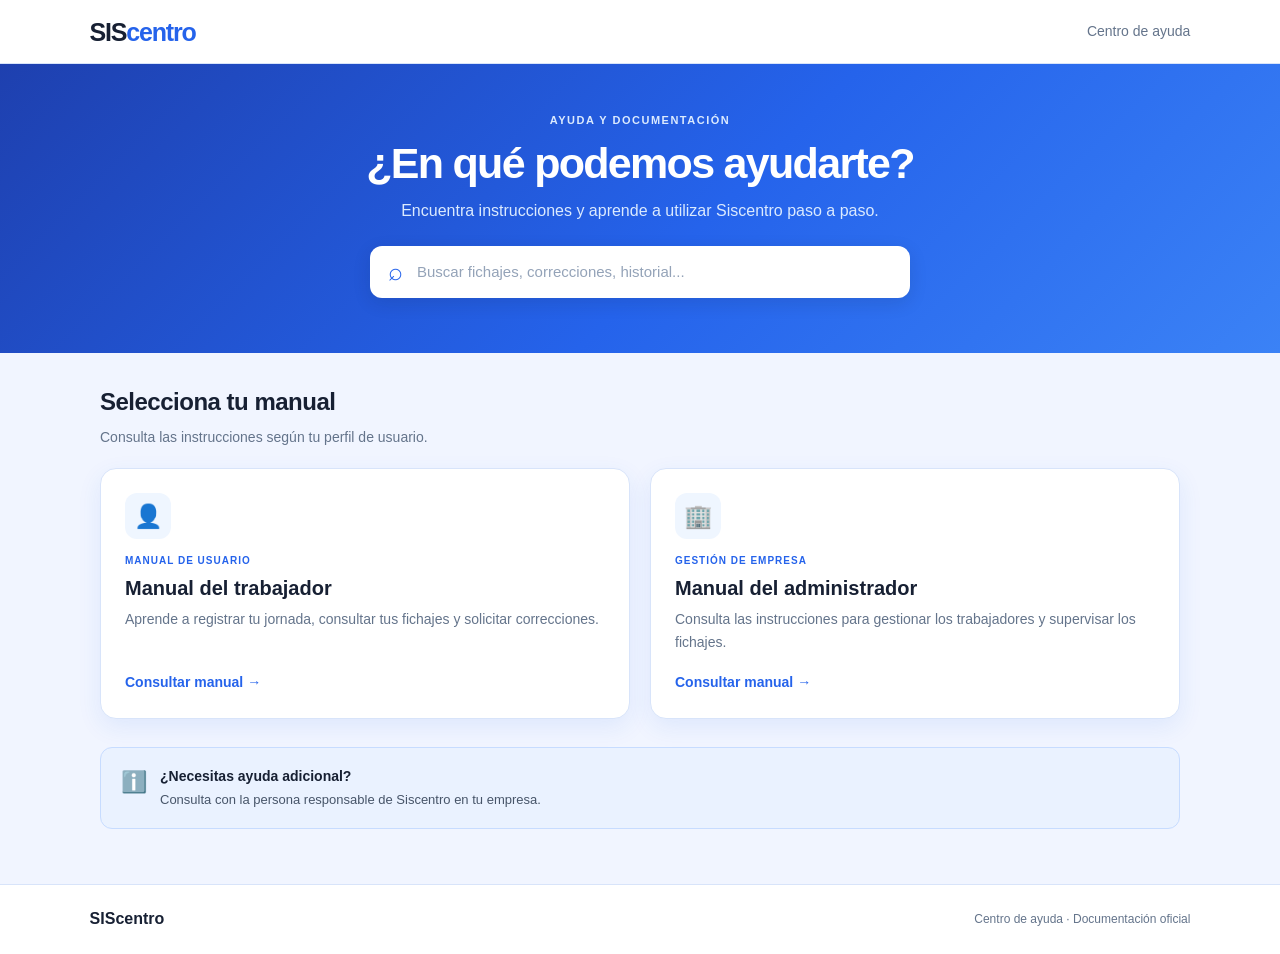
<file: index.html>
<!DOCTYPE html>
<html lang="es">
<head>
    <meta charset="UTF-8">
    <meta name="viewport" content="width=device-width, initial-scale=1.0">

    <meta name="description"
          content="Centro de ayuda oficial de Siscentro. Manuales y guías para trabajadores y administradores.">

    <meta name="theme-color" content="#2563EB">

    <title>Centro de ayuda | Siscentro</title>

    <link rel="stylesheet" href="assets/css/styles.css">
    <script src="assets/js/app.js" defer></script>
</head>

<body>

    <header class="topbar">
        <a href="index.html" class="brand">
            SIS<span>centro</span>
        </a>

        <span class="help-label">Centro de ayuda</span>
    </header>

    <main>

        <section class="hero">
            <span class="eyebrow">AYUDA Y DOCUMENTACIÓN</span>

            <h1>¿En qué podemos ayudarte?</h1>

            <p>
                Encuentra instrucciones y aprende a utilizar Siscentro
                paso a paso.
            </p>

            <div class="search-box">
                <span>⌕</span>

                <input
                    id="searchInput"
                    type="search"
                    placeholder="Buscar fichajes, correcciones, historial..."
                    aria-label="Buscar en los manuales"
                >
            </div>

            <p
                class="search-feedback"
                id="searchFeedback"
                aria-live="polite">
            </p>
        </section>

        <section class="content">

            <div class="section-heading">
                <h2>Selecciona tu manual</h2>

                <p>
                    Consulta las instrucciones según tu perfil de usuario.
                </p>
            </div>

            <div class="manual-grid" id="manualGrid">

                <a
                    class="manual-card"
                    href="trabajador/index.html"
                    data-search="trabajador empleado fichar entrada salida historial correcciones móvil">

                    <div class="card-icon">👤</div>

                    <span class="card-tag">
                        MANUAL DE USUARIO
                    </span>

                    <h3>Manual del trabajador</h3>

                    <p>
                        Aprende a registrar tu jornada, consultar tus
                        fichajes y solicitar correcciones.
                    </p>

                    <span class="card-link">
                        Consultar manual →
                    </span>
                </a>

                <a
                    class="manual-card"
                    href="administrador/index.html"
                    data-search="administrador empresa trabajadores gestión fichajes informes configuración">

                    <div class="card-icon">🏢</div>

                    <span class="card-tag">
                        GESTIÓN DE EMPRESA
                    </span>

                    <h3>Manual del administrador</h3>

                    <p>
                        Consulta las instrucciones para gestionar los
                        trabajadores y supervisar los fichajes.
                    </p>

                    <span class="card-link">
                        Consultar manual →
                    </span>
                </a>

            </div>

            <section class="notice">
                <span>ℹ️</span>

                <div>
                    <strong>¿Necesitas ayuda adicional?</strong>

                    <p>
                        Consulta con la persona responsable de Siscentro
                        en tu empresa.
                    </p>
                </div>
            </section>

        </section>

    </main>

    <footer>
        <strong>SIScentro</strong>

        <span>
            Centro de ayuda · Documentación oficial
        </span>
    </footer>

</body>
</html>
</file>
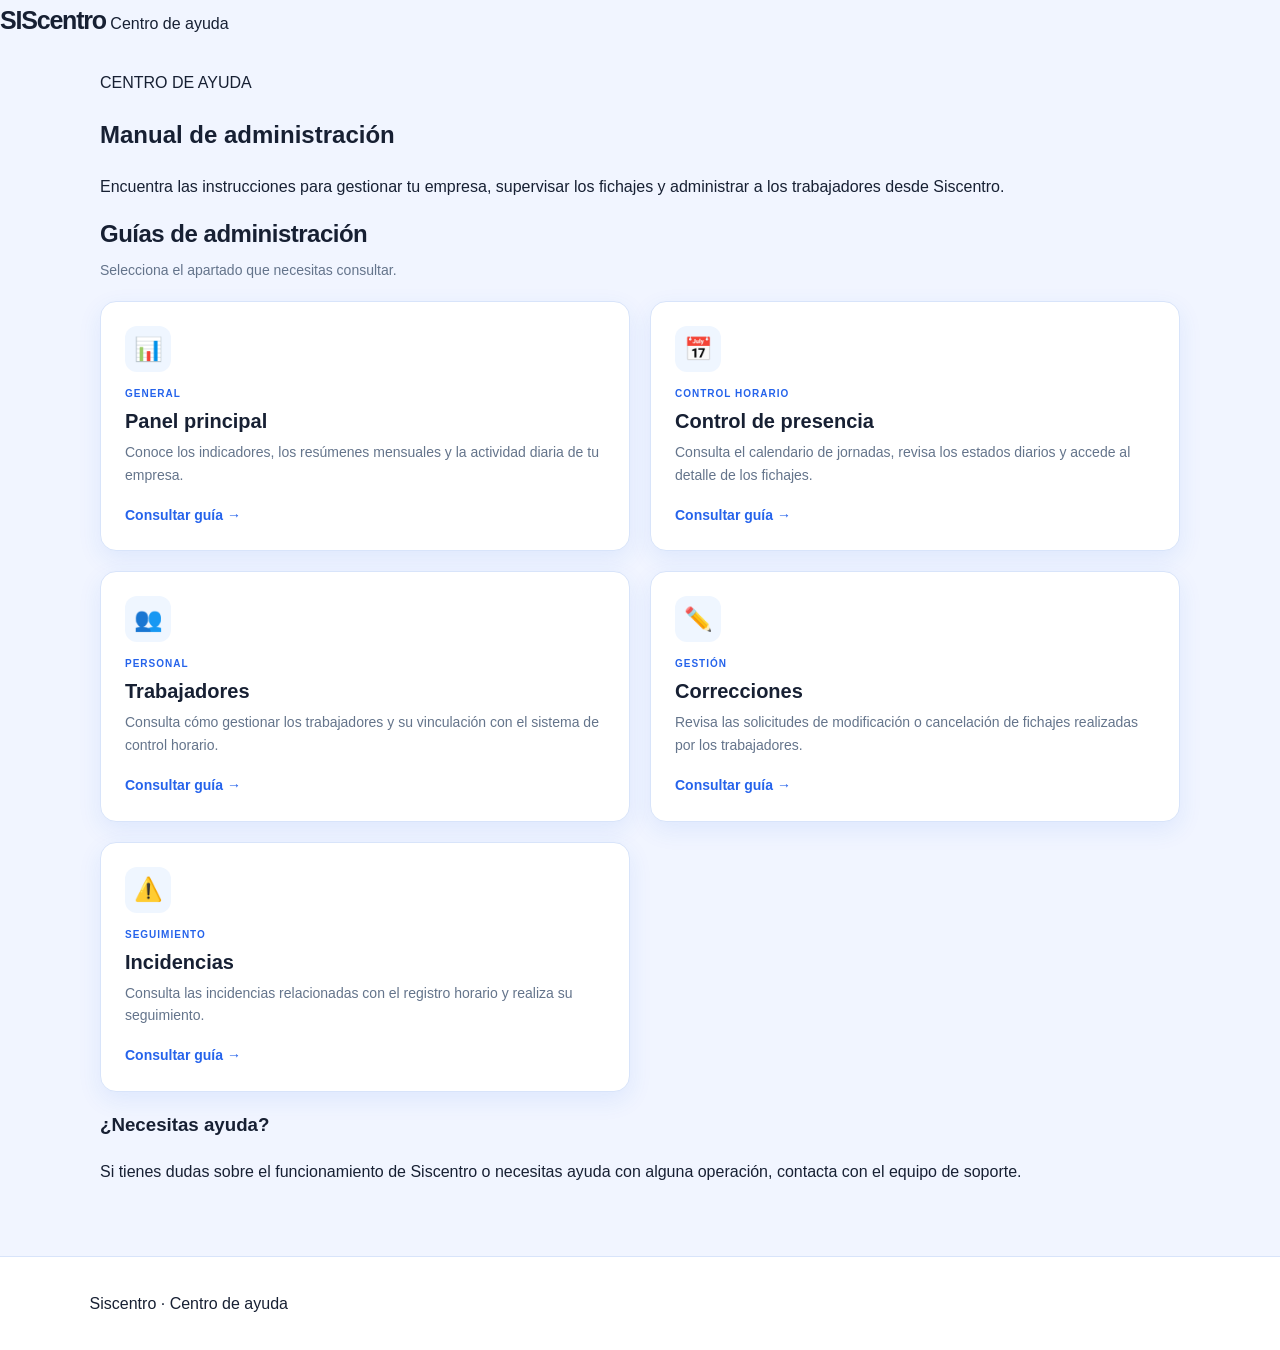
<file: administrador/index.html>
<!DOCTYPE html>
<html lang="es">
<head>
    <meta charset="UTF-8">
    <meta name="viewport" content="width=device-width, initial-scale=1.0">
    <meta name="description" content="Manual de administración de Siscentro.">
    <title>Manual de administración | Siscentro</title>
    <link rel="stylesheet" href="../assets/css/styles.css">
    <script src="../assets/js/app.js" defer></script>
</head>
<body>

<header class="site-header">
    <div class="header-inner">
        <a class="brand" href="index.html">SIScentro</a>
        <span class="header-label">Centro de ayuda</span>
    </div>
</header>

<main class="content">

    <section class="page-hero">
        <span class="eyebrow">CENTRO DE AYUDA</span>
        <h1>Manual de administración</h1>
        <p>
            Encuentra las instrucciones para gestionar tu empresa,
            supervisar los fichajes y administrar a los trabajadores
            desde Siscentro.
        </p>
    </section>

    <section class="manual-section">
        <div class="section-heading">
            <h2>Guías de administración</h2>
            <p>Selecciona el apartado que necesitas consultar.</p>
        </div>

        <div class="manual-grid" id="manualGrid">

            <a class="manual-card" href="panel-principal.html"
               data-search="dashboard panel principal inicio resumen indicadores actividad mensual">
                <div class="card-icon">📊</div>
                <span class="card-tag">GENERAL</span>
                <h3>Panel principal</h3>
                <p>
                    Conoce los indicadores, los resúmenes mensuales
                    y la actividad diaria de tu empresa.
                </p>
                <span class="card-link">Consultar guía →</span>
            </a>

            <a class="manual-card" href="control-presencia.html"
               data-search="control presencia calendario jornadas fichajes trabajadores incidencias">
                <div class="card-icon">📅</div>
                <span class="card-tag">CONTROL HORARIO</span>
                <h3>Control de presencia</h3>
                <p>
                    Consulta el calendario de jornadas, revisa los
                    estados diarios y accede al detalle de los fichajes.
                </p>
                <span class="card-link">Consultar guía →</span>
            </a>

            <a class="manual-card" href="trabajadores.html"
               data-search="trabajadores empleados altas bajas datos gestión personal">
                <div class="card-icon">👥</div>
                <span class="card-tag">PERSONAL</span>
                <h3>Trabajadores</h3>
                <p>
                    Consulta cómo gestionar los trabajadores y su
                    vinculación con el sistema de control horario.
                </p>
                <span class="card-link">Consultar guía →</span>
            </a>

            <a class="manual-card" href="correcciones.html"
               data-search="correcciones solicitudes modificar cancelar fichajes historial">
                <div class="card-icon">✏️</div>
                <span class="card-tag">GESTIÓN</span>
                <h3>Correcciones</h3>
                <p>
                    Revisa las solicitudes de modificación o cancelación
                    de fichajes realizadas por los trabajadores.
                </p>
                <span class="card-link">Consultar guía →</span>
            </a>

            <a class="manual-card" href="incidencias.html"
               data-search="incidencias errores jornadas incompletas revisión seguimiento">
                <div class="card-icon">⚠️</div>
                <span class="card-tag">SEGUIMIENTO</span>
                <h3>Incidencias</h3>
                <p>
                    Consulta las incidencias relacionadas con el
                    registro horario y realiza su seguimiento.
                </p>
                <span class="card-link">Consultar guía →</span>
            </a>

        </div>
    </section>

    <section class="manual-section">
        <div class="info-card">
            <h3>¿Necesitas ayuda?</h3>
            <p>
                Si tienes dudas sobre el funcionamiento de Siscentro
                o necesitas ayuda con alguna operación, contacta
                con el equipo de soporte.
            </p>
        </div>
    </section>

</main>

<footer class="site-footer">
    <p>Siscentro · Centro de ayuda</p>
</footer>

</body>
</html>
</file>
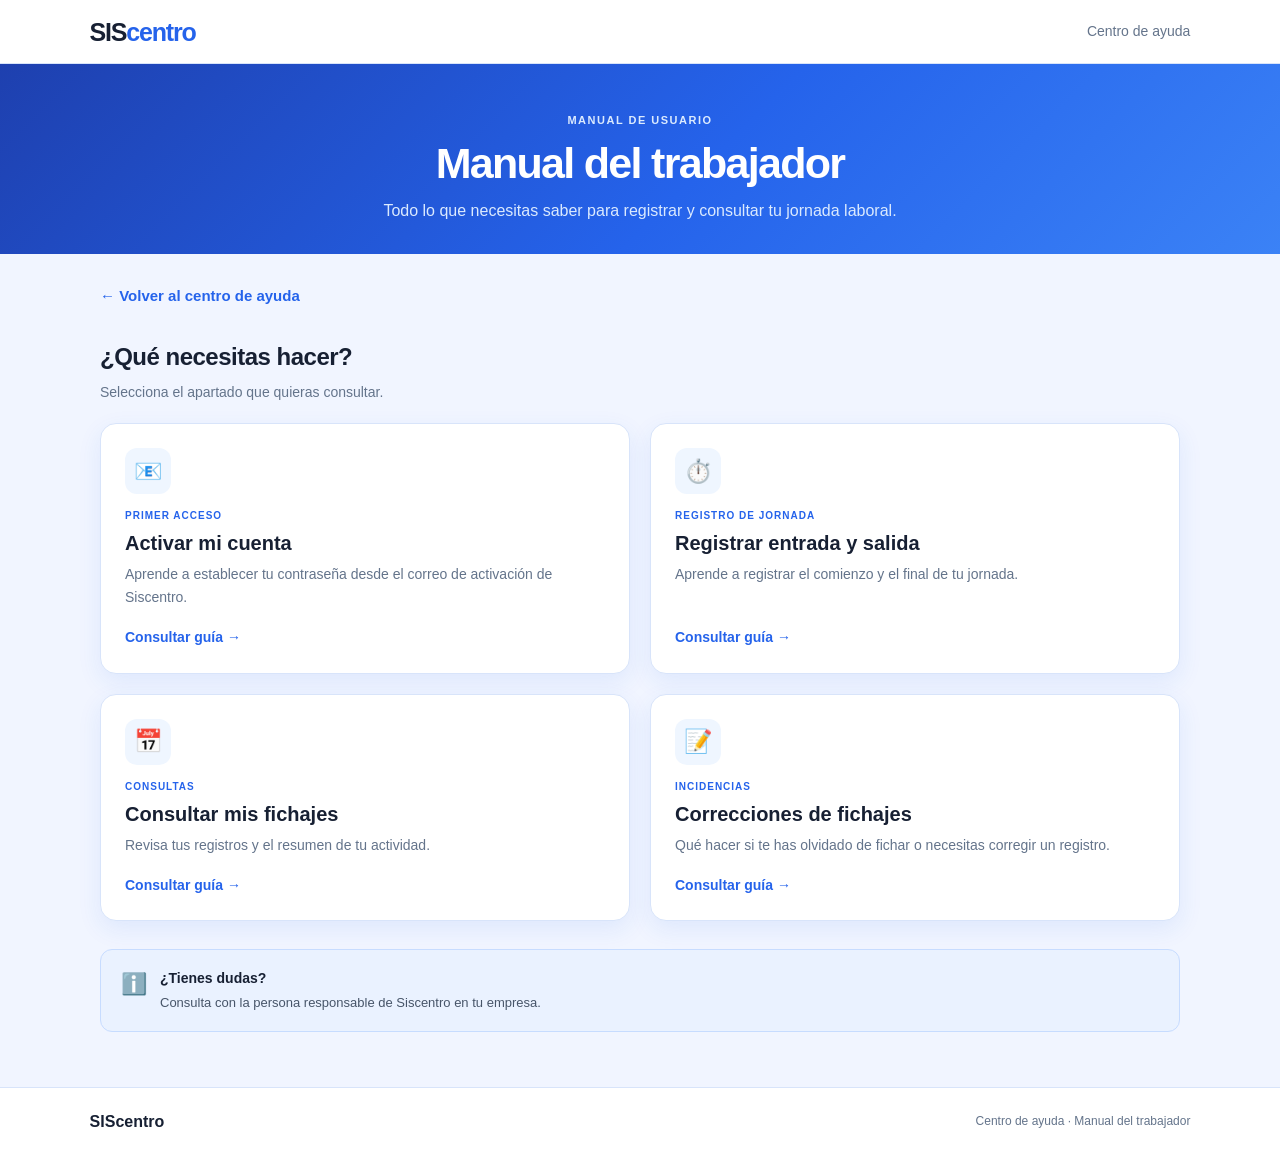
<file: trabajador/index.html>
<!DOCTYPE html>
<html lang="es">
<head>
    <meta charset="UTF-8">
    <meta name="viewport" content="width=device-width, initial-scale=1.0">
    <meta name="description" content="Manual de usuario de Siscentro para trabajadores.">
    <title>Manual del trabajador | Siscentro</title>
    <link rel="stylesheet" href="../assets/css/styles.css">
    <script src="../assets/js/app.js" defer></script>
</head>
<body>

<header class="topbar">
    <a href="../index.html" class="brand">SIS<span>centro</span></a>
    <span class="help-label">Centro de ayuda</span>
</header>

<main>
    <section class="hero">
        <span class="eyebrow">MANUAL DE USUARIO</span>
        <h1>Manual del trabajador</h1>
        <p>Todo lo que necesitas saber para registrar y consultar tu jornada laboral.</p>
    </section>

    <section class="content">
        <p><a href="../index.html">← Volver al centro de ayuda</a></p>

        <div class="section-heading">
            <h2>¿Qué necesitas hacer?</h2>
            <p>Selecciona el apartado que quieras consultar.</p>
        </div>

        <div class="manual-grid" id="manualGrid">
<a class="manual-card" href="acceso.html"
   data-search="primer acceso activar cuenta correo electrónico contraseña registro">

    <div class="card-icon">📧</div>

    <span class="card-tag">PRIMER ACCESO</span>

    <h3>Activar mi cuenta</h3>

    <p>
        Aprende a establecer tu contraseña desde el correo
        de activación de Siscentro.
    </p>

    <span class="card-link">Consultar guía →</span>
</a>
            <a class="manual-card" href="fichajes.html"
               data-search="entrada salida fichar registrar jornada gps">
                <div class="card-icon">⏱️</div>
                <span class="card-tag">REGISTRO DE JORNADA</span>
                <h3>Registrar entrada y salida</h3>
                <p>Aprende a registrar el comienzo y el final de tu jornada.</p>
                <span class="card-link">Consultar guía →</span>
            </a>

            <a class="manual-card" href="historial.html"
               data-search="historial fichajes horas trabajadas días actividad">
                <div class="card-icon">📅</div>
                <span class="card-tag">CONSULTAS</span>
                <h3>Consultar mis fichajes</h3>
                <p>Revisa tus registros y el resumen de tu actividad.</p>
                <span class="card-link">Consultar guía →</span>
            </a>

            <a class="manual-card" href="correcciones.html"
               data-search="correcciones modificar anular fichaje olvidado solicitud">
                <div class="card-icon">📝</div>
                <span class="card-tag">INCIDENCIAS</span>
                <h3>Correcciones de fichajes</h3>
                <p>Qué hacer si te has olvidado de fichar o necesitas corregir un registro.</p>
                <span class="card-link">Consultar guía →</span>
            </a>

        </div>

        <section class="notice">
            <span>ℹ️</span>
            <div>
                <strong>¿Tienes dudas?</strong>
                <p>Consulta con la persona responsable de Siscentro en tu empresa.</p>
            </div>
        </section>
    </section>
</main>

<footer>
    <strong>SIScentro</strong>
    <span>Centro de ayuda · Manual del trabajador</span>
</footer>

</body>
</html>
</file>
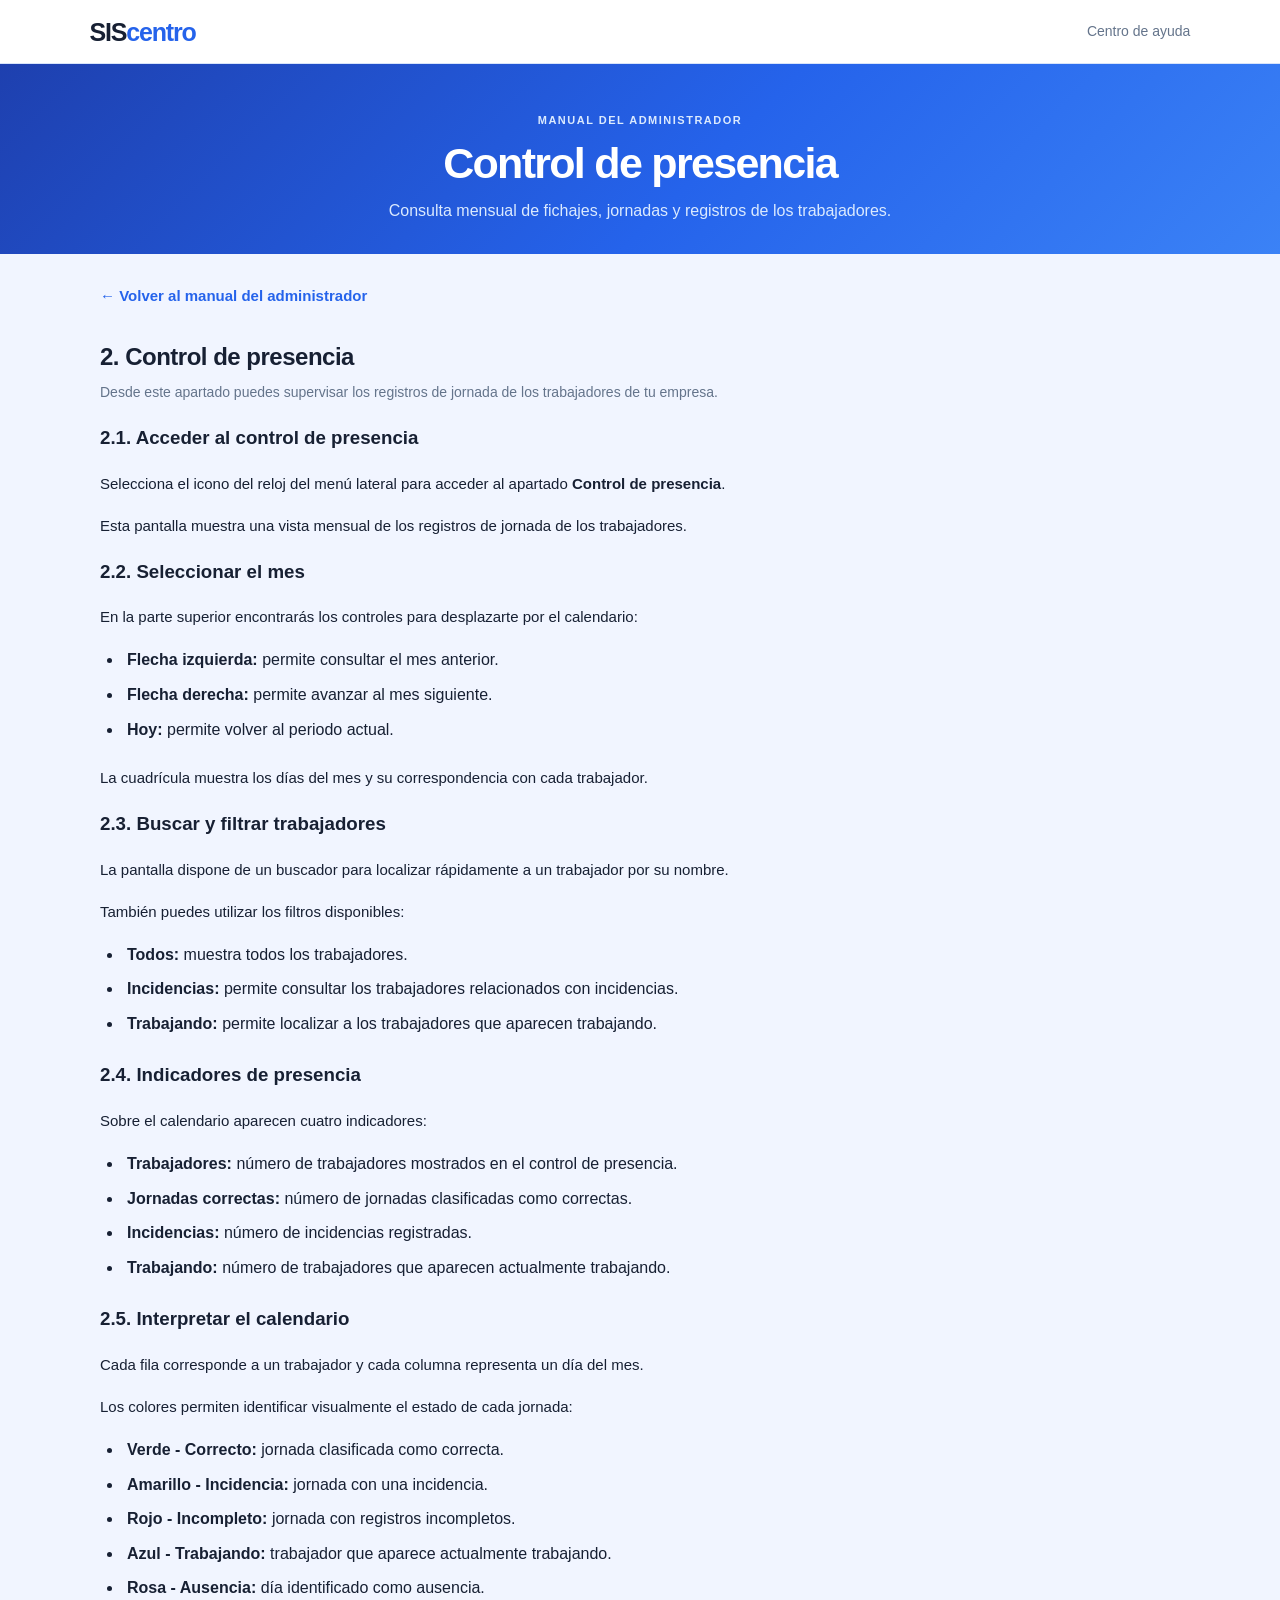
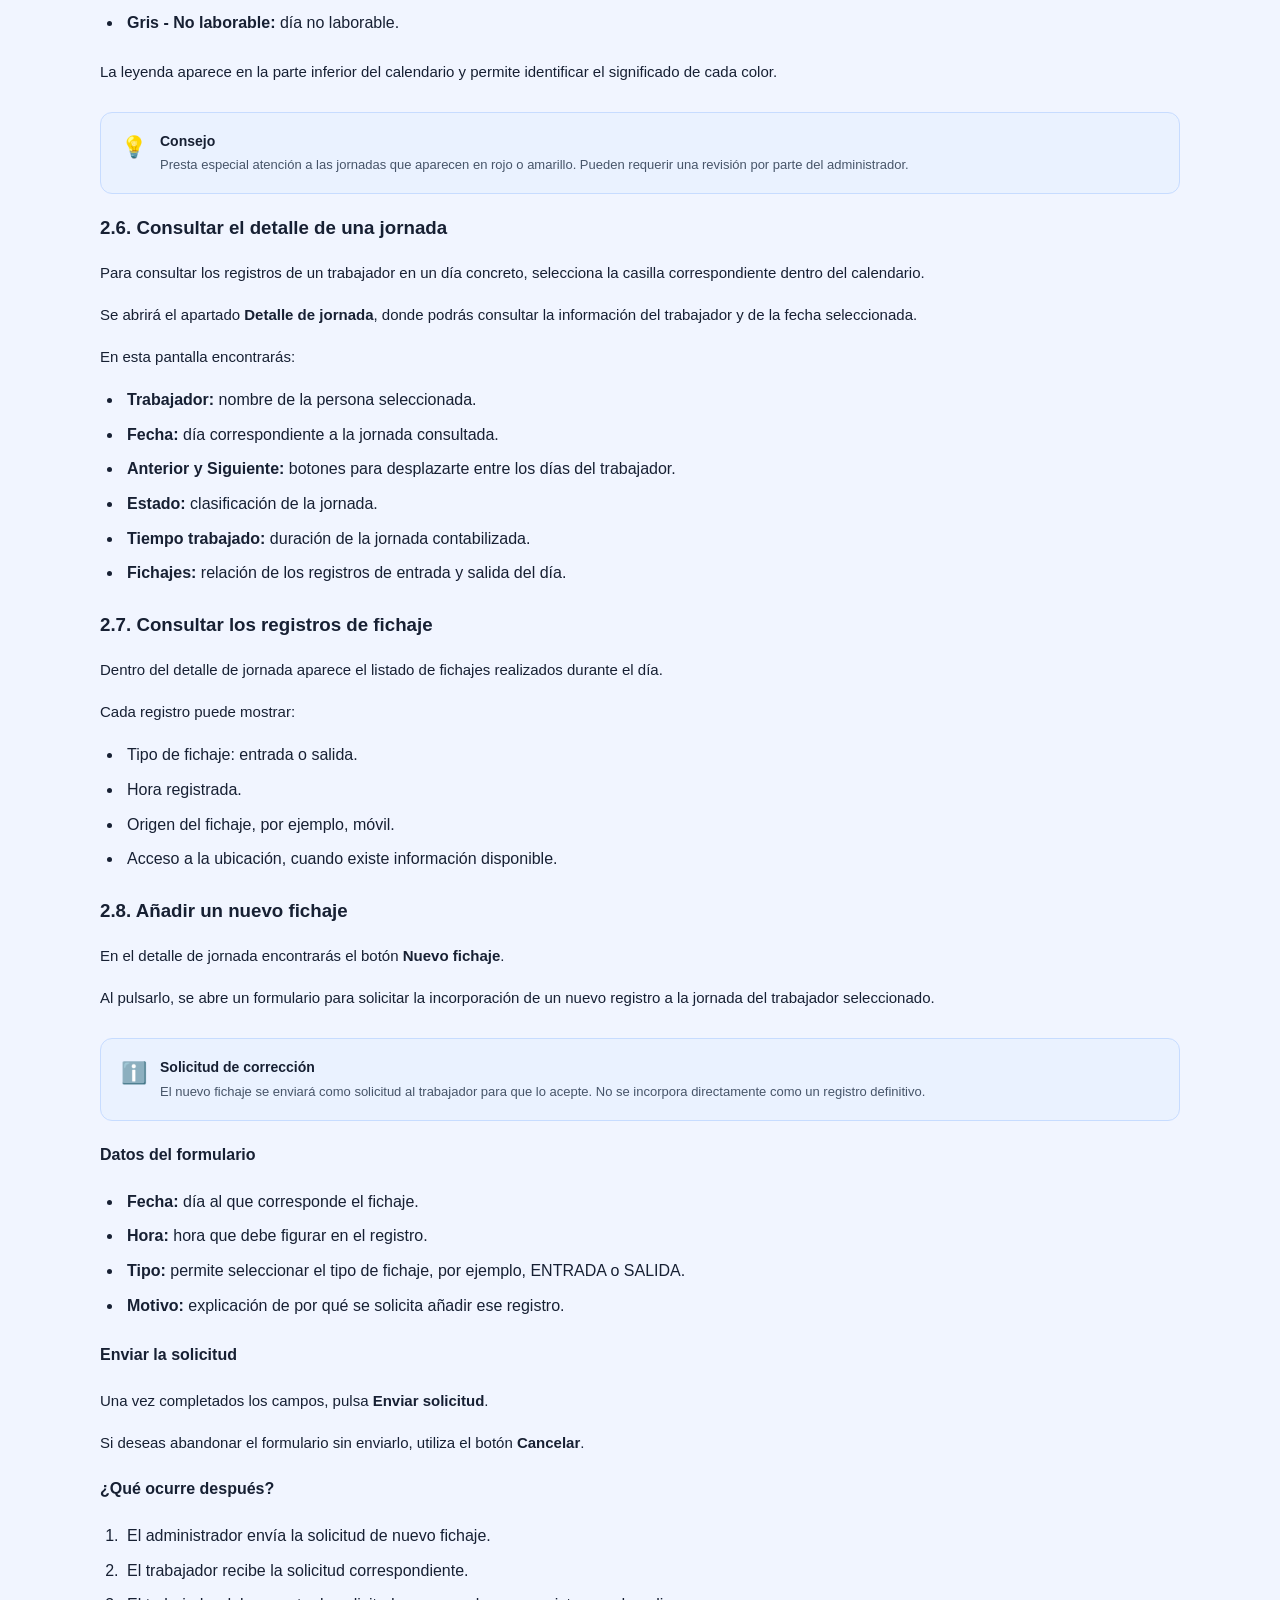
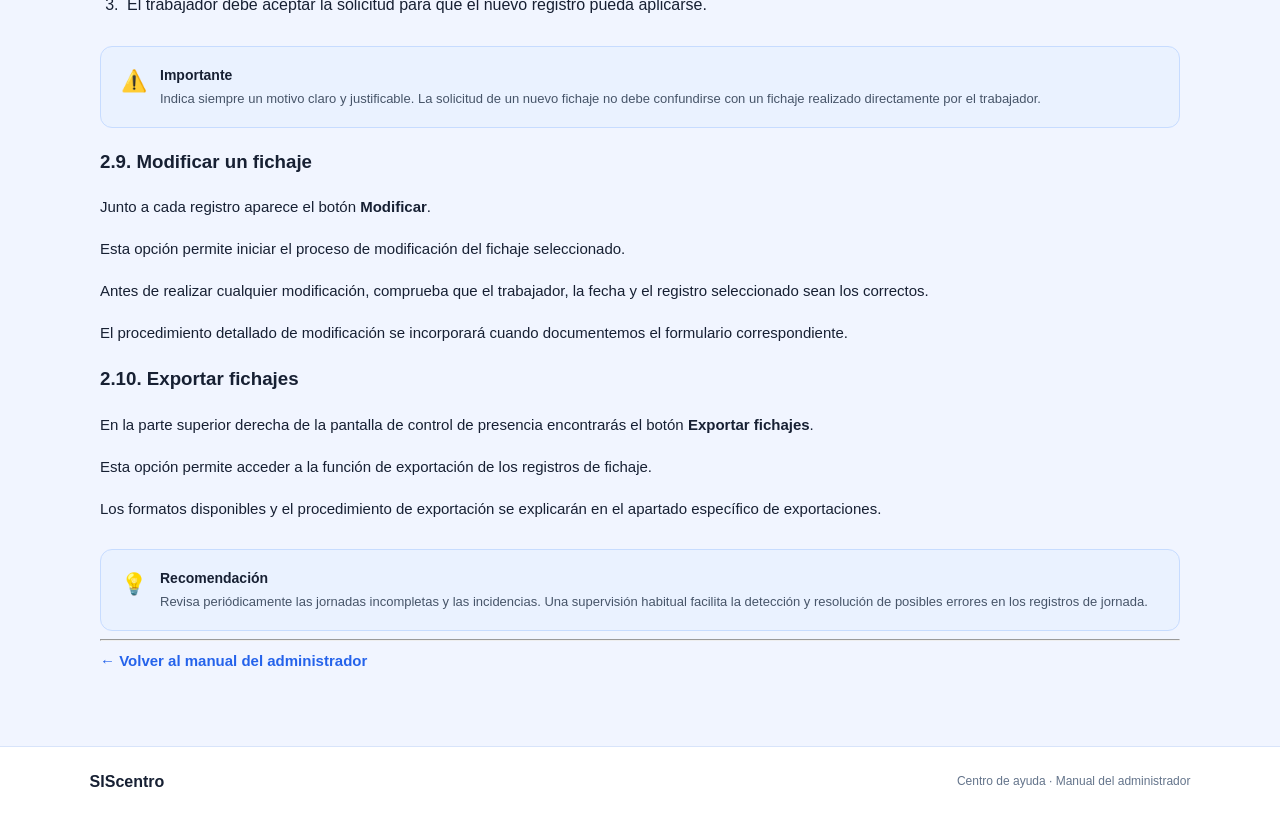
<file: administrador/control-presencia.html>
<!DOCTYPE html>
<html lang="es">
<head>
    <meta charset="UTF-8">
    <meta name="viewport" content="width=device-width, initial-scale=1.0">
    <title>Control de presencia | Manual del administrador | Siscentro</title>
    <link rel="stylesheet" href="../assets/css/styles.css">
</head>
<body>

<header class="topbar">
    <a href="../index.html" class="brand">SIS<span>centro</span></a>
    <span class="help-label">Centro de ayuda</span>
</header>

<main>
    <section class="hero">
        <span class="eyebrow">MANUAL DEL ADMINISTRADOR</span>
        <h1>Control de presencia</h1>
        <p>Consulta mensual de fichajes, jornadas y registros de los trabajadores.</p>
    </section>

    <section class="content">

        <p><a href="index.html">← Volver al manual del administrador</a></p>

        <div class="section-heading">
            <h2>2. Control de presencia</h2>
            <p>Desde este apartado puedes supervisar los registros de jornada de los trabajadores de tu empresa.</p>
        </div>

        <h3>2.1. Acceder al control de presencia</h3>

        <p>Selecciona el icono del reloj del menú lateral para acceder al apartado <strong>Control de presencia</strong>.</p>

        <p>Esta pantalla muestra una vista mensual de los registros de jornada de los trabajadores.</p>

        <h3>2.2. Seleccionar el mes</h3>

        <p>En la parte superior encontrarás los controles para desplazarte por el calendario:</p>

        <ul>
            <li><strong>Flecha izquierda:</strong> permite consultar el mes anterior.</li>
            <li><strong>Flecha derecha:</strong> permite avanzar al mes siguiente.</li>
            <li><strong>Hoy:</strong> permite volver al periodo actual.</li>
        </ul>

        <p>La cuadrícula muestra los días del mes y su correspondencia con cada trabajador.</p>

        <h3>2.3. Buscar y filtrar trabajadores</h3>

        <p>La pantalla dispone de un buscador para localizar rápidamente a un trabajador por su nombre.</p>

        <p>También puedes utilizar los filtros disponibles:</p>

        <ul>
            <li><strong>Todos:</strong> muestra todos los trabajadores.</li>
            <li><strong>Incidencias:</strong> permite consultar los trabajadores relacionados con incidencias.</li>
            <li><strong>Trabajando:</strong> permite localizar a los trabajadores que aparecen trabajando.</li>
        </ul>

        <h3>2.4. Indicadores de presencia</h3>

        <p>Sobre el calendario aparecen cuatro indicadores:</p>

        <ul>
            <li><strong>Trabajadores:</strong> número de trabajadores mostrados en el control de presencia.</li>
            <li><strong>Jornadas correctas:</strong> número de jornadas clasificadas como correctas.</li>
            <li><strong>Incidencias:</strong> número de incidencias registradas.</li>
            <li><strong>Trabajando:</strong> número de trabajadores que aparecen actualmente trabajando.</li>
        </ul>

        <h3>2.5. Interpretar el calendario</h3>

        <p>Cada fila corresponde a un trabajador y cada columna representa un día del mes.</p>

        <p>Los colores permiten identificar visualmente el estado de cada jornada:</p>

        <ul>
            <li><strong>Verde - Correcto:</strong> jornada clasificada como correcta.</li>
            <li><strong>Amarillo - Incidencia:</strong> jornada con una incidencia.</li>
            <li><strong>Rojo - Incompleto:</strong> jornada con registros incompletos.</li>
            <li><strong>Azul - Trabajando:</strong> trabajador que aparece actualmente trabajando.</li>
            <li><strong>Rosa - Ausencia:</strong> día identificado como ausencia.</li>
            <li><strong>Gris - No laborable:</strong> día no laborable.</li>
        </ul>

        <p>La leyenda aparece en la parte inferior del calendario y permite identificar el significado de cada color.</p>

        <div class="notice">
            <span>💡</span>
            <div>
                <strong>Consejo</strong>
                <p>Presta especial atención a las jornadas que aparecen en rojo o amarillo. Pueden requerir una revisión por parte del administrador.</p>
            </div>
        </div>

        <h3>2.6. Consultar el detalle de una jornada</h3>

        <p>Para consultar los registros de un trabajador en un día concreto, selecciona la casilla correspondiente dentro del calendario.</p>

        <p>Se abrirá el apartado <strong>Detalle de jornada</strong>, donde podrás consultar la información del trabajador y de la fecha seleccionada.</p>

        <p>En esta pantalla encontrarás:</p>

        <ul>
            <li><strong>Trabajador:</strong> nombre de la persona seleccionada.</li>
            <li><strong>Fecha:</strong> día correspondiente a la jornada consultada.</li>
            <li><strong>Anterior y Siguiente:</strong> botones para desplazarte entre los días del trabajador.</li>
            <li><strong>Estado:</strong> clasificación de la jornada.</li>
            <li><strong>Tiempo trabajado:</strong> duración de la jornada contabilizada.</li>
            <li><strong>Fichajes:</strong> relación de los registros de entrada y salida del día.</li>
        </ul>

        <h3>2.7. Consultar los registros de fichaje</h3>

        <p>Dentro del detalle de jornada aparece el listado de fichajes realizados durante el día.</p>

        <p>Cada registro puede mostrar:</p>

        <ul>
            <li>Tipo de fichaje: entrada o salida.</li>
            <li>Hora registrada.</li>
            <li>Origen del fichaje, por ejemplo, móvil.</li>
            <li>Acceso a la ubicación, cuando existe información disponible.</li>
        </ul>

        <h3>2.8. Añadir un nuevo fichaje</h3>

        <p>En el detalle de jornada encontrarás el botón <strong>Nuevo fichaje</strong>.</p>

        <p>Al pulsarlo, se abre un formulario para solicitar la incorporación de un nuevo registro a la jornada del trabajador seleccionado.</p>

        <div class="notice">
            <span>ℹ️</span>
            <div>
                <strong>Solicitud de corrección</strong>
                <p>El nuevo fichaje se enviará como solicitud al trabajador para que lo acepte. No se incorpora directamente como un registro definitivo.</p>
            </div>
        </div>

        <h4>Datos del formulario</h4>

        <ul>
            <li><strong>Fecha:</strong> día al que corresponde el fichaje.</li>
            <li><strong>Hora:</strong> hora que debe figurar en el registro.</li>
            <li><strong>Tipo:</strong> permite seleccionar el tipo de fichaje, por ejemplo, ENTRADA o SALIDA.</li>
            <li><strong>Motivo:</strong> explicación de por qué se solicita añadir ese registro.</li>
        </ul>

        <h4>Enviar la solicitud</h4>

        <p>Una vez completados los campos, pulsa <strong>Enviar solicitud</strong>.</p>

        <p>Si deseas abandonar el formulario sin enviarlo, utiliza el botón <strong>Cancelar</strong>.</p>

        <h4>¿Qué ocurre después?</h4>

        <ol>
            <li>El administrador envía la solicitud de nuevo fichaje.</li>
            <li>El trabajador recibe la solicitud correspondiente.</li>
            <li>El trabajador debe aceptar la solicitud para que el nuevo registro pueda aplicarse.</li>
        </ol>

        <div class="notice">
            <span>⚠️</span>
            <div>
                <strong>Importante</strong>
                <p>Indica siempre un motivo claro y justificable. La solicitud de un nuevo fichaje no debe confundirse con un fichaje realizado directamente por el trabajador.</p>
            </div>
        </div>

        <h3>2.9. Modificar un fichaje</h3>

        <p>Junto a cada registro aparece el botón <strong>Modificar</strong>.</p>

        <p>Esta opción permite iniciar el proceso de modificación del fichaje seleccionado.</p>

        <p>Antes de realizar cualquier modificación, comprueba que el trabajador, la fecha y el registro seleccionado sean los correctos.</p>

        <p>El procedimiento detallado de modificación se incorporará cuando documentemos el formulario correspondiente.</p>

        <h3>2.10. Exportar fichajes</h3>

        <p>En la parte superior derecha de la pantalla de control de presencia encontrarás el botón <strong>Exportar fichajes</strong>.</p>

        <p>Esta opción permite acceder a la función de exportación de los registros de fichaje.</p>

        <p>Los formatos disponibles y el procedimiento de exportación se explicarán en el apartado específico de exportaciones.</p>

        <div class="notice">
            <span>💡</span>
            <div>
                <strong>Recomendación</strong>
                <p>Revisa periódicamente las jornadas incompletas y las incidencias. Una supervisión habitual facilita la detección y resolución de posibles errores en los registros de jornada.</p>
            </div>
        </div>

        <hr>

        <p><a href="index.html">← Volver al manual del administrador</a></p>

    </section>
</main>

<footer>
    <strong>SIScentro</strong>
    <span>Centro de ayuda · Manual del administrador</span>
</footer>

</body>
</html>
</file>
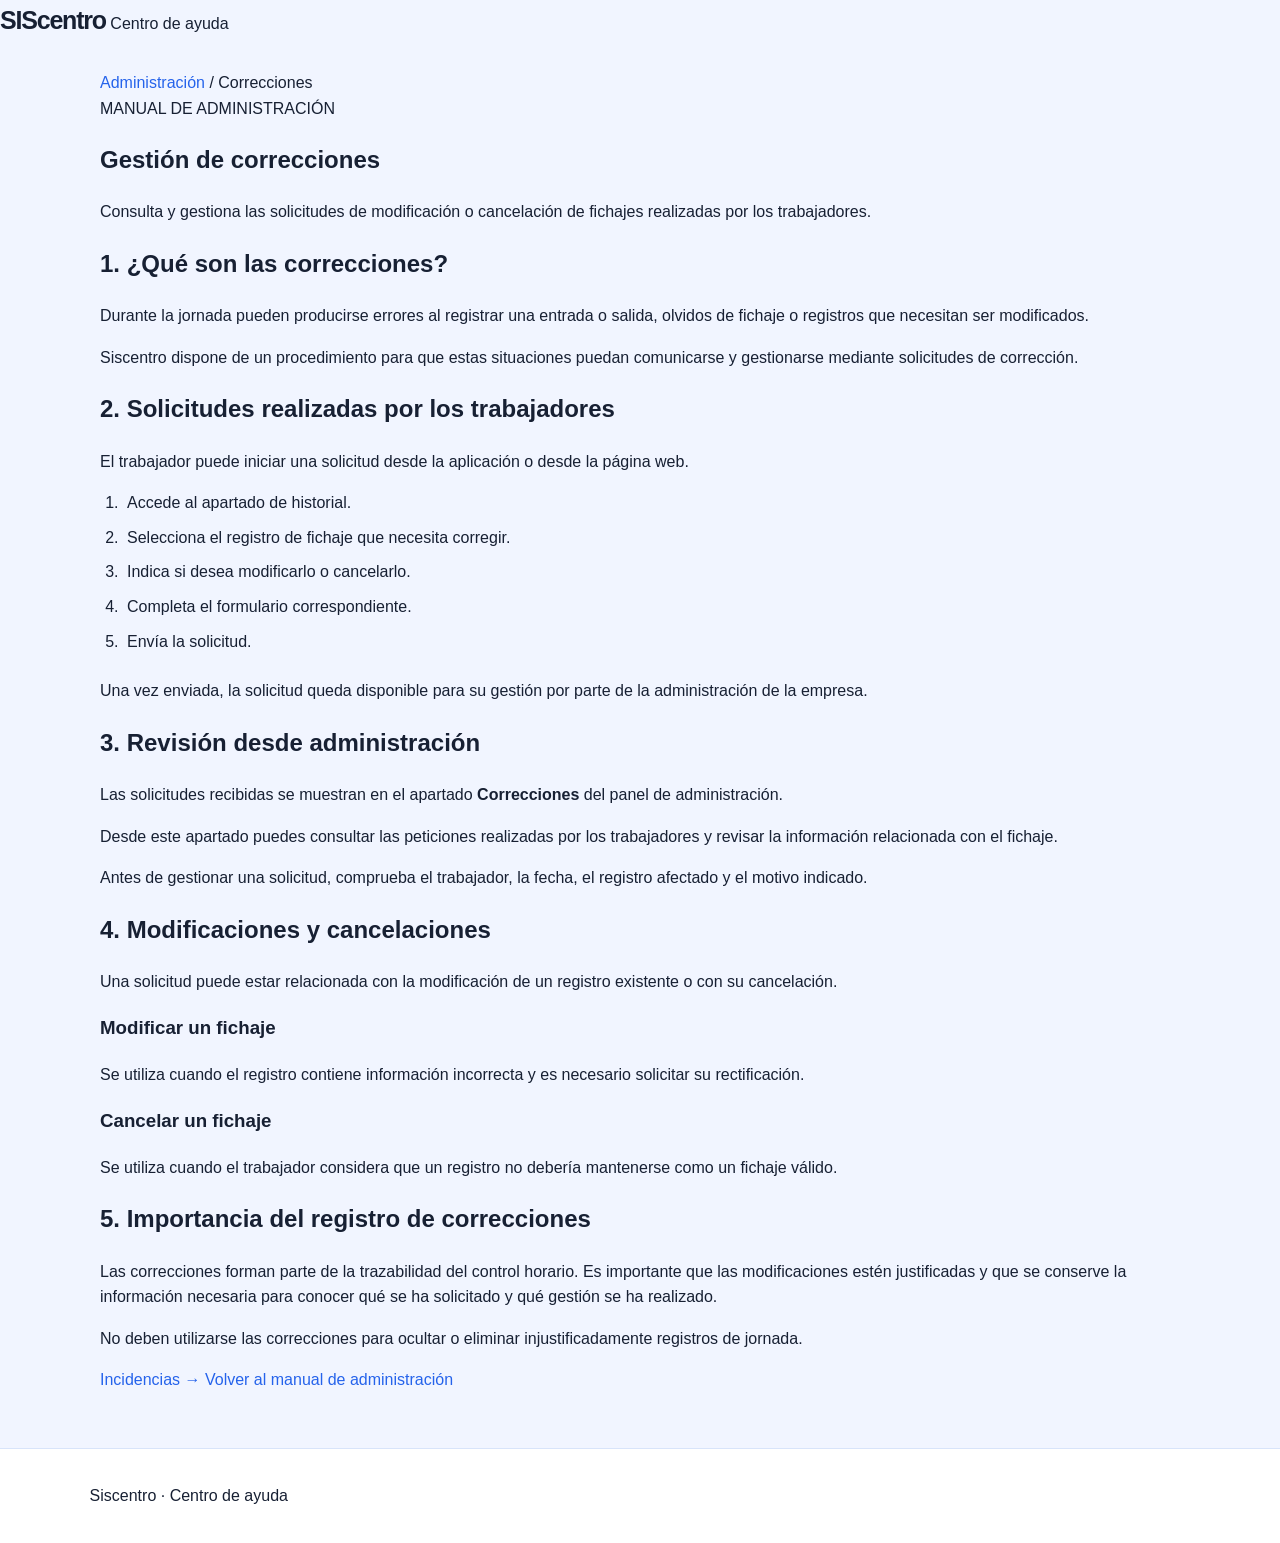
<file: administrador/correcciones.html>
<!DOCTYPE html>
<html lang="es">
<head>
    <meta charset="UTF-8">
    <meta name="viewport" content="width=device-width, initial-scale=1.0">
    <meta name="description" content="Manual de gestión de correcciones de Siscentro.">
    <title>Correcciones | Siscentro</title>
    <link rel="stylesheet" href="../assets/css/styles.css">
    <script src="../assets/js/app.js" defer></script>
</head>
<body>

<header class="site-header">
    <div class="header-inner">
        <a class="brand" href="index.html">SIScentro</a>
        <span class="header-label">Centro de ayuda</span>
    </div>
</header>

<main class="content">

    <nav class="breadcrumb">
        <a href="index.html">Administración</a>
        <span> / </span>
        <span>Correcciones</span>
    </nav>

    <section class="page-hero">
        <span class="eyebrow">MANUAL DE ADMINISTRACIÓN</span>
        <h1>Gestión de correcciones</h1>
        <p>
            Consulta y gestiona las solicitudes de modificación o
            cancelación de fichajes realizadas por los trabajadores.
        </p>
    </section>

    <section class="manual-section">
        <h2>1. ¿Qué son las correcciones?</h2>
        <p>
            Durante la jornada pueden producirse errores al registrar
            una entrada o salida, olvidos de fichaje o registros que
            necesitan ser modificados.
        </p>
        <p>
            Siscentro dispone de un procedimiento para que estas
            situaciones puedan comunicarse y gestionarse mediante
            solicitudes de corrección.
        </p>
    </section>

    <section class="manual-section">
        <h2>2. Solicitudes realizadas por los trabajadores</h2>
        <p>
            El trabajador puede iniciar una solicitud desde la aplicación
            o desde la página web.
        </p>
        <ol>
            <li>Accede al apartado de historial.</li>
            <li>Selecciona el registro de fichaje que necesita corregir.</li>
            <li>Indica si desea modificarlo o cancelarlo.</li>
            <li>Completa el formulario correspondiente.</li>
            <li>Envía la solicitud.</li>
        </ol>
        <p>
            Una vez enviada, la solicitud queda disponible para su
            gestión por parte de la administración de la empresa.
        </p>
    </section>

    <section class="manual-section">
        <h2>3. Revisión desde administración</h2>
        <p>
            Las solicitudes recibidas se muestran en el apartado
            <strong>Correcciones</strong> del panel de administración.
        </p>
        <p>
            Desde este apartado puedes consultar las peticiones
            realizadas por los trabajadores y revisar la información
            relacionada con el fichaje.
        </p>
        <p>
            Antes de gestionar una solicitud, comprueba el trabajador,
            la fecha, el registro afectado y el motivo indicado.
        </p>
    </section>

    <section class="manual-section">
        <h2>4. Modificaciones y cancelaciones</h2>
        <p>
            Una solicitud puede estar relacionada con la modificación
            de un registro existente o con su cancelación.
        </p>

        <div class="info-card">
            <h3>Modificar un fichaje</h3>
            <p>
                Se utiliza cuando el registro contiene información
                incorrecta y es necesario solicitar su rectificación.
            </p>
        </div>

        <div class="info-card">
            <h3>Cancelar un fichaje</h3>
            <p>
                Se utiliza cuando el trabajador considera que un
                registro no debería mantenerse como un fichaje válido.
            </p>
        </div>
    </section>

    <section class="manual-section">
        <h2>5. Importancia del registro de correcciones</h2>
        <p>
            Las correcciones forman parte de la trazabilidad del
            control horario. Es importante que las modificaciones
            estén justificadas y que se conserve la información
            necesaria para conocer qué se ha solicitado y qué
            gestión se ha realizado.
        </p>
        <p>
            No deben utilizarse las correcciones para ocultar
            o eliminar injustificadamente registros de jornada.
        </p>
    </section>

    <nav class="page-navigation">
        <a href="incidencias.html">Incidencias →</a>
        <a href="index.html">Volver al manual de administración</a>
    </nav>

</main>

<footer class="site-footer">
    <p>Siscentro · Centro de ayuda</p>
</footer>

</body>
</html>
</file>
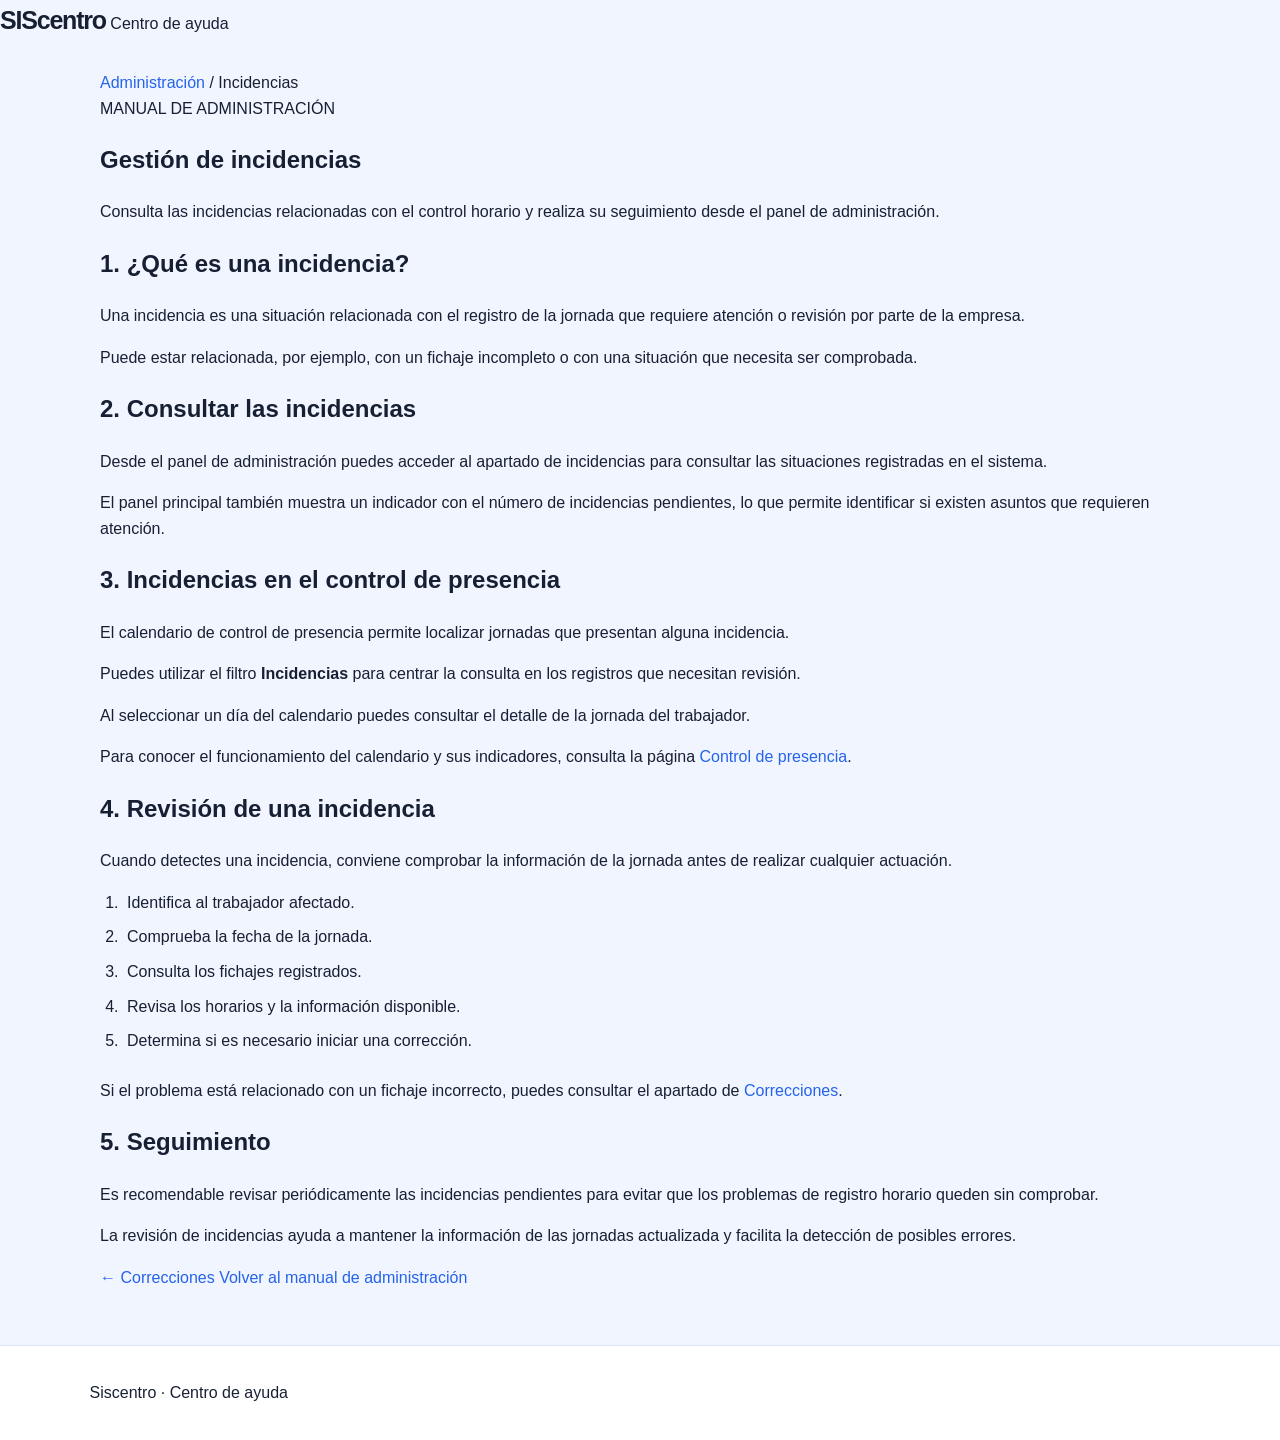
<file: administrador/incidencias.html>
<!DOCTYPE html>
<html lang="es">
<head>
    <meta charset="UTF-8">
    <meta name="viewport" content="width=device-width, initial-scale=1.0">
    <meta name="description" content="Manual de consulta y seguimiento de incidencias en Siscentro.">
    <title>Incidencias | Siscentro</title>
    <link rel="stylesheet" href="../assets/css/styles.css">
    <script src="../assets/js/app.js" defer></script>
</head>
<body>

<header class="site-header">
    <div class="header-inner">
        <a class="brand" href="index.html">SIScentro</a>
        <span class="header-label">Centro de ayuda</span>
    </div>
</header>

<main class="content">

    <nav class="breadcrumb">
        <a href="index.html">Administración</a>
        <span> / </span>
        <span>Incidencias</span>
    </nav>

    <section class="page-hero">
        <span class="eyebrow">MANUAL DE ADMINISTRACIÓN</span>
        <h1>Gestión de incidencias</h1>
        <p>
            Consulta las incidencias relacionadas con el control horario
            y realiza su seguimiento desde el panel de administración.
        </p>
    </section>

    <section class="manual-section">
        <h2>1. ¿Qué es una incidencia?</h2>
        <p>
            Una incidencia es una situación relacionada con el registro
            de la jornada que requiere atención o revisión por parte
            de la empresa.
        </p>
        <p>
            Puede estar relacionada, por ejemplo, con un fichaje
            incompleto o con una situación que necesita ser comprobada.
        </p>
    </section>

    <section class="manual-section">
        <h2>2. Consultar las incidencias</h2>
        <p>
            Desde el panel de administración puedes acceder al apartado
            de incidencias para consultar las situaciones registradas
            en el sistema.
        </p>
        <p>
            El panel principal también muestra un indicador con el
            número de incidencias pendientes, lo que permite identificar
            si existen asuntos que requieren atención.
        </p>
    </section>

    <section class="manual-section">
        <h2>3. Incidencias en el control de presencia</h2>
        <p>
            El calendario de control de presencia permite localizar
            jornadas que presentan alguna incidencia.
        </p>
        <p>
            Puedes utilizar el filtro <strong>Incidencias</strong>
            para centrar la consulta en los registros que necesitan
            revisión.
        </p>
        <p>
            Al seleccionar un día del calendario puedes consultar
            el detalle de la jornada del trabajador.
        </p>
        <p>
            Para conocer el funcionamiento del calendario y sus
            indicadores, consulta la página
            <a href="control-presencia.html">Control de presencia</a>.
        </p>
    </section>

    <section class="manual-section">
        <h2>4. Revisión de una incidencia</h2>
        <p>
            Cuando detectes una incidencia, conviene comprobar
            la información de la jornada antes de realizar cualquier
            actuación.
        </p>
        <ol>
            <li>Identifica al trabajador afectado.</li>
            <li>Comprueba la fecha de la jornada.</li>
            <li>Consulta los fichajes registrados.</li>
            <li>Revisa los horarios y la información disponible.</li>
            <li>Determina si es necesario iniciar una corrección.</li>
        </ol>
        <p>
            Si el problema está relacionado con un fichaje incorrecto,
            puedes consultar el apartado de
            <a href="correcciones.html">Correcciones</a>.
        </p>
    </section>

    <section class="manual-section">
        <h2>5. Seguimiento</h2>
        <p>
            Es recomendable revisar periódicamente las incidencias
            pendientes para evitar que los problemas de registro
            horario queden sin comprobar.
        </p>
        <p>
            La revisión de incidencias ayuda a mantener la información
            de las jornadas actualizada y facilita la detección
            de posibles errores.
        </p>
    </section>

    <nav class="page-navigation">
        <a href="correcciones.html">← Correcciones</a>
        <a href="index.html">Volver al manual de administración</a>
    </nav>

</main>

<footer class="site-footer">
    <p>Siscentro · Centro de ayuda</p>
</footer>

</body>
</html>
</file>
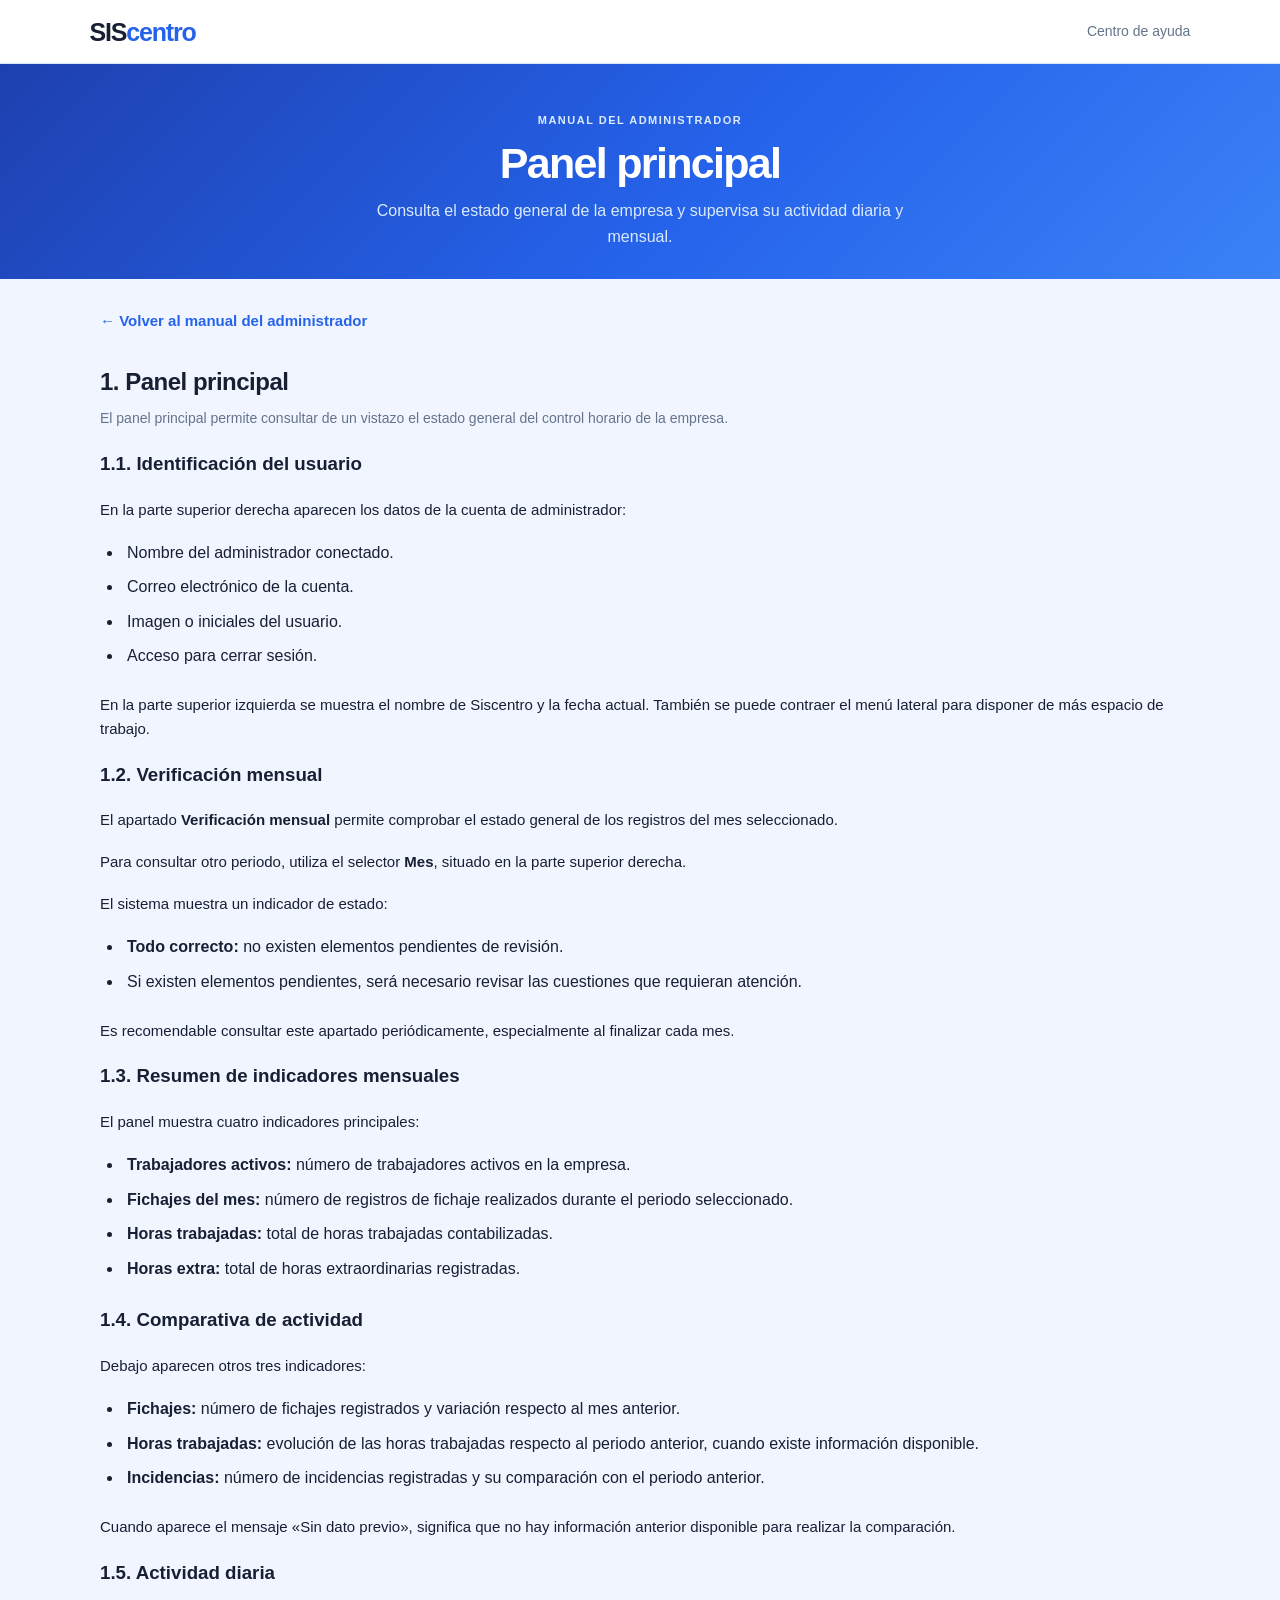
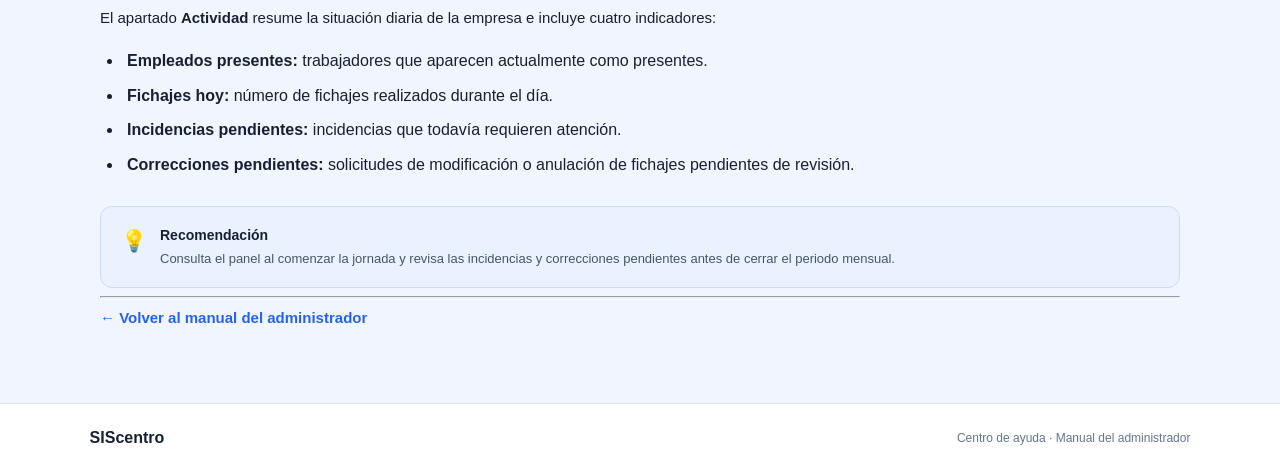
<file: administrador/panel-principal.html>
<!DOCTYPE html>
<html lang="es">
<head>
    <meta charset="UTF-8">
    <meta name="viewport" content="width=device-width, initial-scale=1.0">
    <title>Panel principal | Manual del administrador | Siscentro</title>
    <link rel="stylesheet" href="../assets/css/styles.css">
</head>
<body>

<header class="topbar">
    <a href="../index.html" class="brand">SIS<span>centro</span></a>
    <span class="help-label">Centro de ayuda</span>
</header>

<main>
    <section class="hero">
        <span class="eyebrow">MANUAL DEL ADMINISTRADOR</span>
        <h1>Panel principal</h1>
        <p>Consulta el estado general de la empresa y supervisa su actividad diaria y mensual.</p>
    </section>

    <section class="content">

        <p><a href="index.html">← Volver al manual del administrador</a></p>

        <div class="section-heading">
            <h2>1. Panel principal</h2>
            <p>El panel principal permite consultar de un vistazo el estado general del control horario de la empresa.</p>
        </div>

        <h3>1.1. Identificación del usuario</h3>

        <p>En la parte superior derecha aparecen los datos de la cuenta de administrador:</p>

        <ul>
            <li>Nombre del administrador conectado.</li>
            <li>Correo electrónico de la cuenta.</li>
            <li>Imagen o iniciales del usuario.</li>
            <li>Acceso para cerrar sesión.</li>
        </ul>

        <p>En la parte superior izquierda se muestra el nombre de Siscentro y la fecha actual. También se puede contraer el menú lateral para disponer de más espacio de trabajo.</p>

        <h3>1.2. Verificación mensual</h3>

        <p>El apartado <strong>Verificación mensual</strong> permite comprobar el estado general de los registros del mes seleccionado.</p>

        <p>Para consultar otro periodo, utiliza el selector <strong>Mes</strong>, situado en la parte superior derecha.</p>

        <p>El sistema muestra un indicador de estado:</p>

        <ul>
            <li><strong>Todo correcto:</strong> no existen elementos pendientes de revisión.</li>
            <li>Si existen elementos pendientes, será necesario revisar las cuestiones que requieran atención.</li>
        </ul>

        <p>Es recomendable consultar este apartado periódicamente, especialmente al finalizar cada mes.</p>

        <h3>1.3. Resumen de indicadores mensuales</h3>

        <p>El panel muestra cuatro indicadores principales:</p>

        <ul>
            <li><strong>Trabajadores activos:</strong> número de trabajadores activos en la empresa.</li>
            <li><strong>Fichajes del mes:</strong> número de registros de fichaje realizados durante el periodo seleccionado.</li>
            <li><strong>Horas trabajadas:</strong> total de horas trabajadas contabilizadas.</li>
            <li><strong>Horas extra:</strong> total de horas extraordinarias registradas.</li>
        </ul>

        <h3>1.4. Comparativa de actividad</h3>

        <p>Debajo aparecen otros tres indicadores:</p>

        <ul>
            <li><strong>Fichajes:</strong> número de fichajes registrados y variación respecto al mes anterior.</li>
            <li><strong>Horas trabajadas:</strong> evolución de las horas trabajadas respecto al periodo anterior, cuando existe información disponible.</li>
            <li><strong>Incidencias:</strong> número de incidencias registradas y su comparación con el periodo anterior.</li>
        </ul>

        <p>Cuando aparece el mensaje «Sin dato previo», significa que no hay información anterior disponible para realizar la comparación.</p>

        <h3>1.5. Actividad diaria</h3>

        <p>El apartado <strong>Actividad</strong> resume la situación diaria de la empresa e incluye cuatro indicadores:</p>

        <ul>
            <li><strong>Empleados presentes:</strong> trabajadores que aparecen actualmente como presentes.</li>
            <li><strong>Fichajes hoy:</strong> número de fichajes realizados durante el día.</li>
            <li><strong>Incidencias pendientes:</strong> incidencias que todavía requieren atención.</li>
            <li><strong>Correcciones pendientes:</strong> solicitudes de modificación o anulación de fichajes pendientes de revisión.</li>
        </ul>

        <div class="notice">
            <span>💡</span>
            <div>
                <strong>Recomendación</strong>
                <p>Consulta el panel al comenzar la jornada y revisa las incidencias y correcciones pendientes antes de cerrar el periodo mensual.</p>
            </div>
        </div>

        <hr>

        <p><a href="index.html">← Volver al manual del administrador</a></p>

    </section>
</main>

<footer>
    <strong>SIScentro</strong>
    <span>Centro de ayuda · Manual del administrador</span>
</footer>

</body>
</html>
</file>
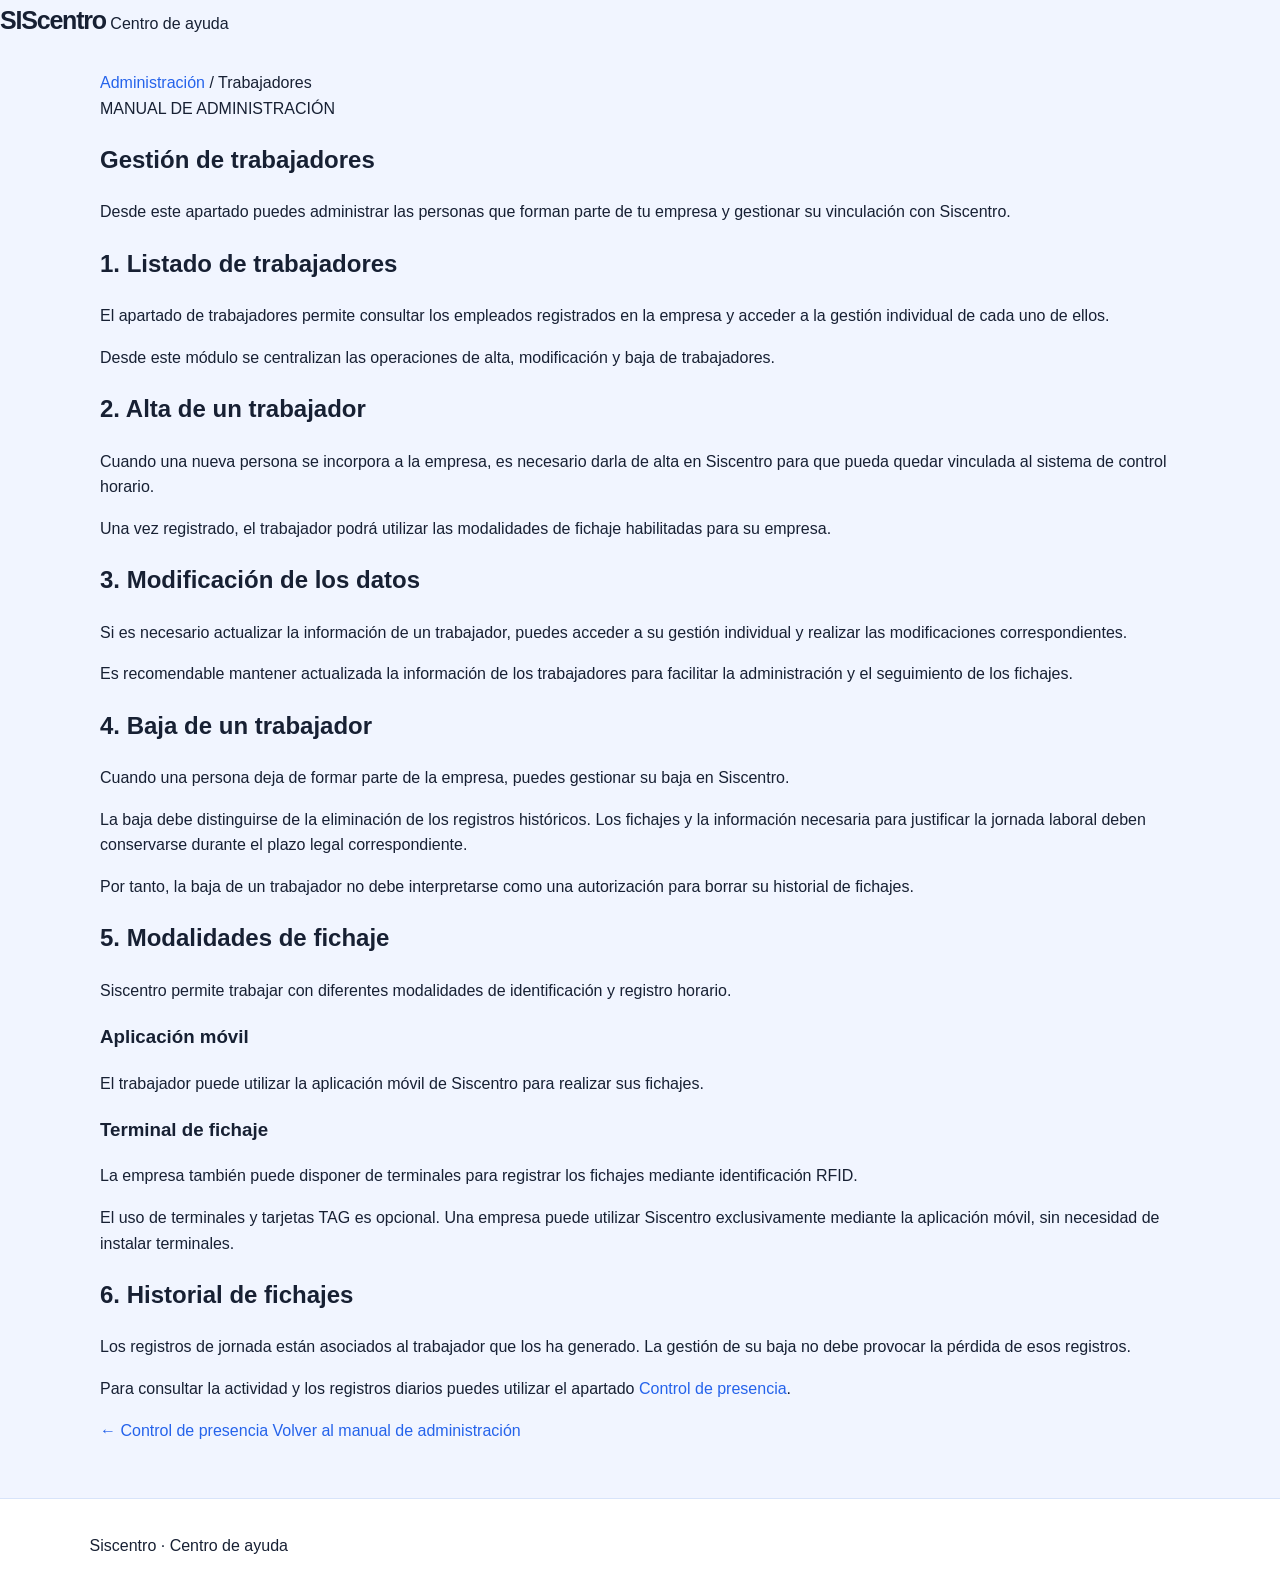
<file: administrador/trabajadores.html>
<!DOCTYPE html>
<html lang="es">
<head>
    <meta charset="UTF-8">
    <meta name="viewport" content="width=device-width, initial-scale=1.0">
    <meta name="description" content="Manual de administración de trabajadores en Siscentro.">
    <title>Gestión de trabajadores | Siscentro</title>
    <link rel="stylesheet" href="../assets/css/styles.css">
    <script src="../assets/js/app.js" defer></script>
</head>
<body>

<header class="site-header">
    <div class="header-inner">
        <a class="brand" href="index.html">SIScentro</a>
        <span class="header-label">Centro de ayuda</span>
    </div>
</header>

<main class="content">

    <nav class="breadcrumb">
        <a href="index.html">Administración</a>
        <span> / </span>
        <span>Trabajadores</span>
    </nav>

    <section class="page-hero">
        <span class="eyebrow">MANUAL DE ADMINISTRACIÓN</span>
        <h1>Gestión de trabajadores</h1>
        <p>
            Desde este apartado puedes administrar las personas que forman
            parte de tu empresa y gestionar su vinculación con Siscentro.
        </p>
    </section>

    <section class="manual-section">
        <h2>1. Listado de trabajadores</h2>
        <p>
            El apartado de trabajadores permite consultar los empleados
            registrados en la empresa y acceder a la gestión individual
            de cada uno de ellos.
        </p>
        <p>
            Desde este módulo se centralizan las operaciones de alta,
            modificación y baja de trabajadores.
        </p>
    </section>

    <section class="manual-section">
        <h2>2. Alta de un trabajador</h2>
        <p>
            Cuando una nueva persona se incorpora a la empresa, es necesario
            darla de alta en Siscentro para que pueda quedar vinculada
            al sistema de control horario.
        </p>
        <p>
            Una vez registrado, el trabajador podrá utilizar las modalidades
            de fichaje habilitadas para su empresa.
        </p>
    </section>

    <section class="manual-section">
        <h2>3. Modificación de los datos</h2>
        <p>
            Si es necesario actualizar la información de un trabajador,
            puedes acceder a su gestión individual y realizar las
            modificaciones correspondientes.
        </p>
        <p>
            Es recomendable mantener actualizada la información de los
            trabajadores para facilitar la administración y el seguimiento
            de los fichajes.
        </p>
    </section>

    <section class="manual-section">
        <h2>4. Baja de un trabajador</h2>
        <p>
            Cuando una persona deja de formar parte de la empresa,
            puedes gestionar su baja en Siscentro.
        </p>
        <p>
            La baja debe distinguirse de la eliminación de los registros
            históricos. Los fichajes y la información necesaria para
            justificar la jornada laboral deben conservarse durante
            el plazo legal correspondiente.
        </p>
        <p>
            Por tanto, la baja de un trabajador no debe interpretarse
            como una autorización para borrar su historial de fichajes.
        </p>
    </section>

    <section class="manual-section">
        <h2>5. Modalidades de fichaje</h2>
        <p>
            Siscentro permite trabajar con diferentes modalidades de
            identificación y registro horario.
        </p>

        <div class="info-card">
            <h3>Aplicación móvil</h3>
            <p>
                El trabajador puede utilizar la aplicación móvil de
                Siscentro para realizar sus fichajes.
            </p>
        </div>

        <div class="info-card">
            <h3>Terminal de fichaje</h3>
            <p>
                La empresa también puede disponer de terminales para
                registrar los fichajes mediante identificación RFID.
            </p>
        </div>

        <p>
            El uso de terminales y tarjetas TAG es opcional. Una empresa
            puede utilizar Siscentro exclusivamente mediante la aplicación
            móvil, sin necesidad de instalar terminales.
        </p>
    </section>

    <section class="manual-section">
        <h2>6. Historial de fichajes</h2>
        <p>
            Los registros de jornada están asociados al trabajador que
            los ha generado. La gestión de su baja no debe provocar
            la pérdida de esos registros.
        </p>
        <p>
            Para consultar la actividad y los registros diarios puedes
            utilizar el apartado
            <a href="control-presencia.html">Control de presencia</a>.
        </p>
    </section>

    <nav class="page-navigation">
        <a href="control-presencia.html">← Control de presencia</a>
        <a href="index.html">Volver al manual de administración</a>
    </nav>

</main>

<footer class="site-footer">
    <p>Siscentro · Centro de ayuda</p>
</footer>

</body>
</html>
</file>
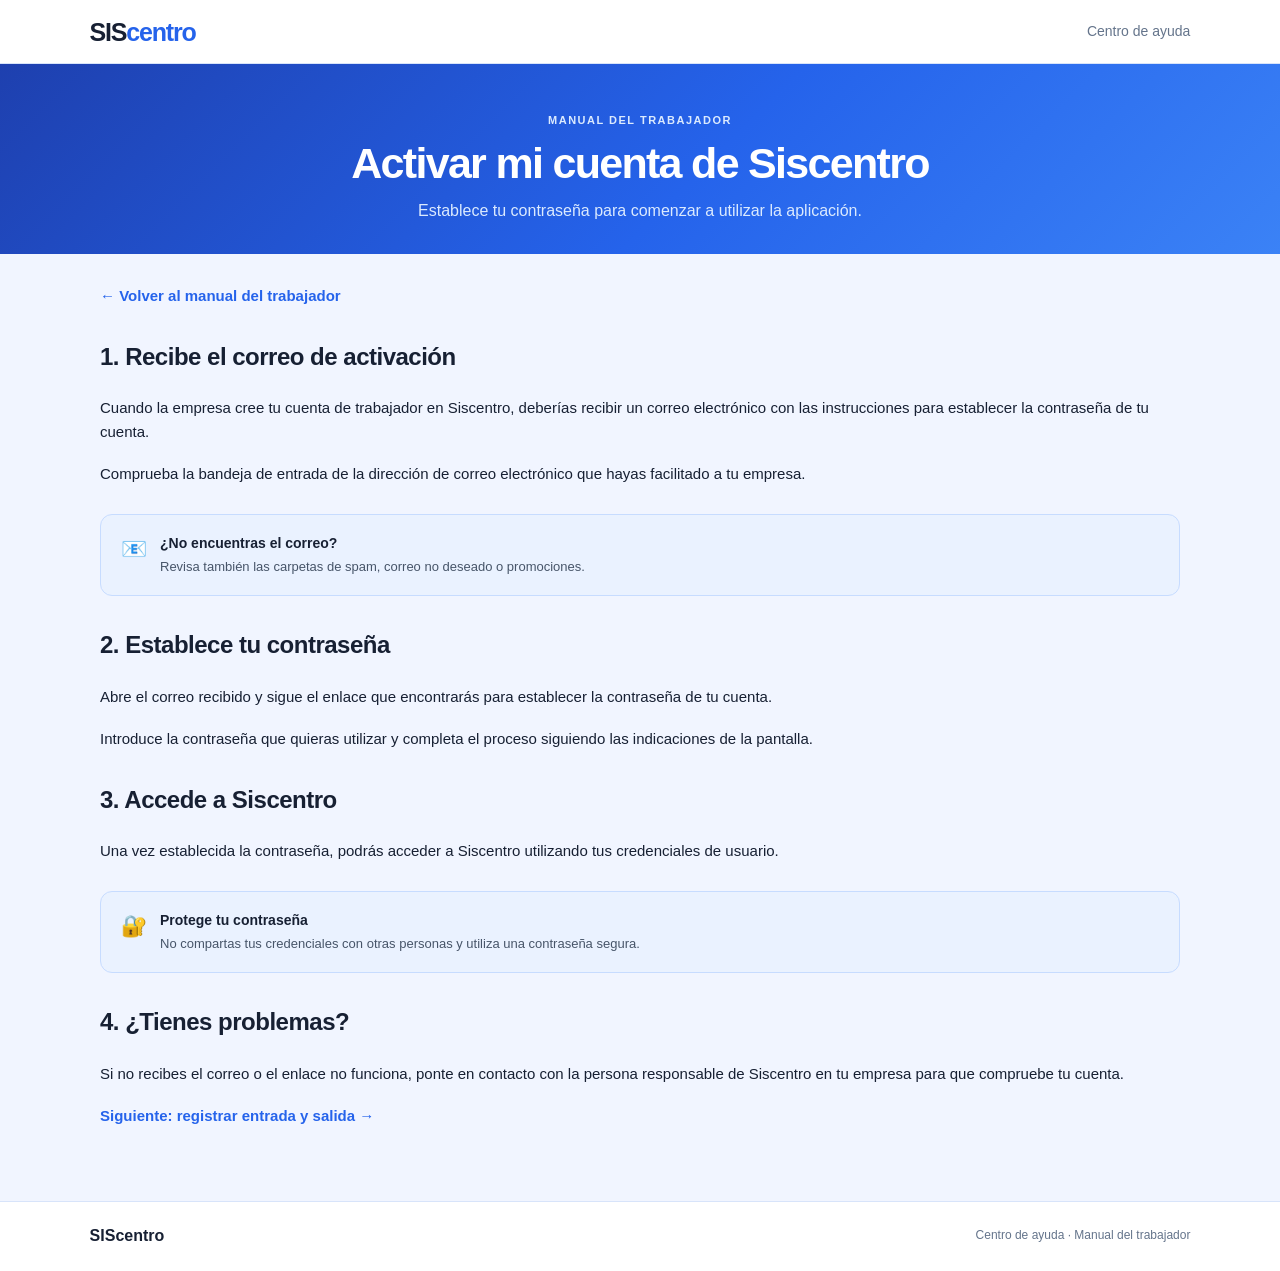
<file: trabajador/acceso.html>
<!DOCTYPE html>
<html lang="es">
<head>
    <meta charset="UTF-8">
    <meta name="viewport" content="width=device-width, initial-scale=1.0">
    <title>Activar mi cuenta | Siscentro</title>
    <link rel="stylesheet" href="../assets/css/styles.css">
</head>
<body>

<header class="topbar">
    <a href="../index.html" class="brand">SIS<span>centro</span></a>
    <span class="help-label">Centro de ayuda</span>
</header>

<main>
    <section class="hero">
        <span class="eyebrow">MANUAL DEL TRABAJADOR</span>
        <h1>Activar mi cuenta de Siscentro</h1>
        <p>Establece tu contraseña para comenzar a utilizar la aplicación.</p>
    </section>

    <section class="content">
        <p><a href="index.html">← Volver al manual del trabajador</a></p>

        <div class="section-heading">
            <h2>1. Recibe el correo de activación</h2>
        </div>

        <p>
            Cuando la empresa cree tu cuenta de trabajador en Siscentro,
            deberías recibir un correo electrónico con las instrucciones
            para establecer la contraseña de tu cuenta.
        </p>

        <p>
            Comprueba la bandeja de entrada de la dirección de correo
            electrónico que hayas facilitado a tu empresa.
        </p>

        <div class="notice">
            <span>📧</span>
            <div>
                <strong>¿No encuentras el correo?</strong>
                <p>Revisa también las carpetas de spam, correo no deseado o promociones.</p>
            </div>
        </div>

        <div class="section-heading">
            <h2>2. Establece tu contraseña</h2>
        </div>

        <p>
            Abre el correo recibido y sigue el enlace que encontrarás
            para establecer la contraseña de tu cuenta.
        </p>

        <p>
            Introduce la contraseña que quieras utilizar y completa
            el proceso siguiendo las indicaciones de la pantalla.
        </p>

        <div class="section-heading">
            <h2>3. Accede a Siscentro</h2>
        </div>

        <p>
            Una vez establecida la contraseña, podrás acceder a Siscentro
            utilizando tus credenciales de usuario.
        </p>

        <div class="notice">
            <span>🔐</span>
            <div>
                <strong>Protege tu contraseña</strong>
                <p>No compartas tus credenciales con otras personas y utiliza una contraseña segura.</p>
            </div>
        </div>

        <div class="section-heading">
            <h2>4. ¿Tienes problemas?</h2>
        </div>

        <p>
            Si no recibes el correo o el enlace no funciona, ponte en
            contacto con la persona responsable de Siscentro en tu empresa
            para que compruebe tu cuenta.
        </p>

        <p><a href="fichajes.html">Siguiente: registrar entrada y salida →</a></p>
    </section>
</main>

<footer>
    <strong>SIScentro</strong>
    <span>Centro de ayuda · Manual del trabajador</span>
</footer>

</body>
</html>
</file>
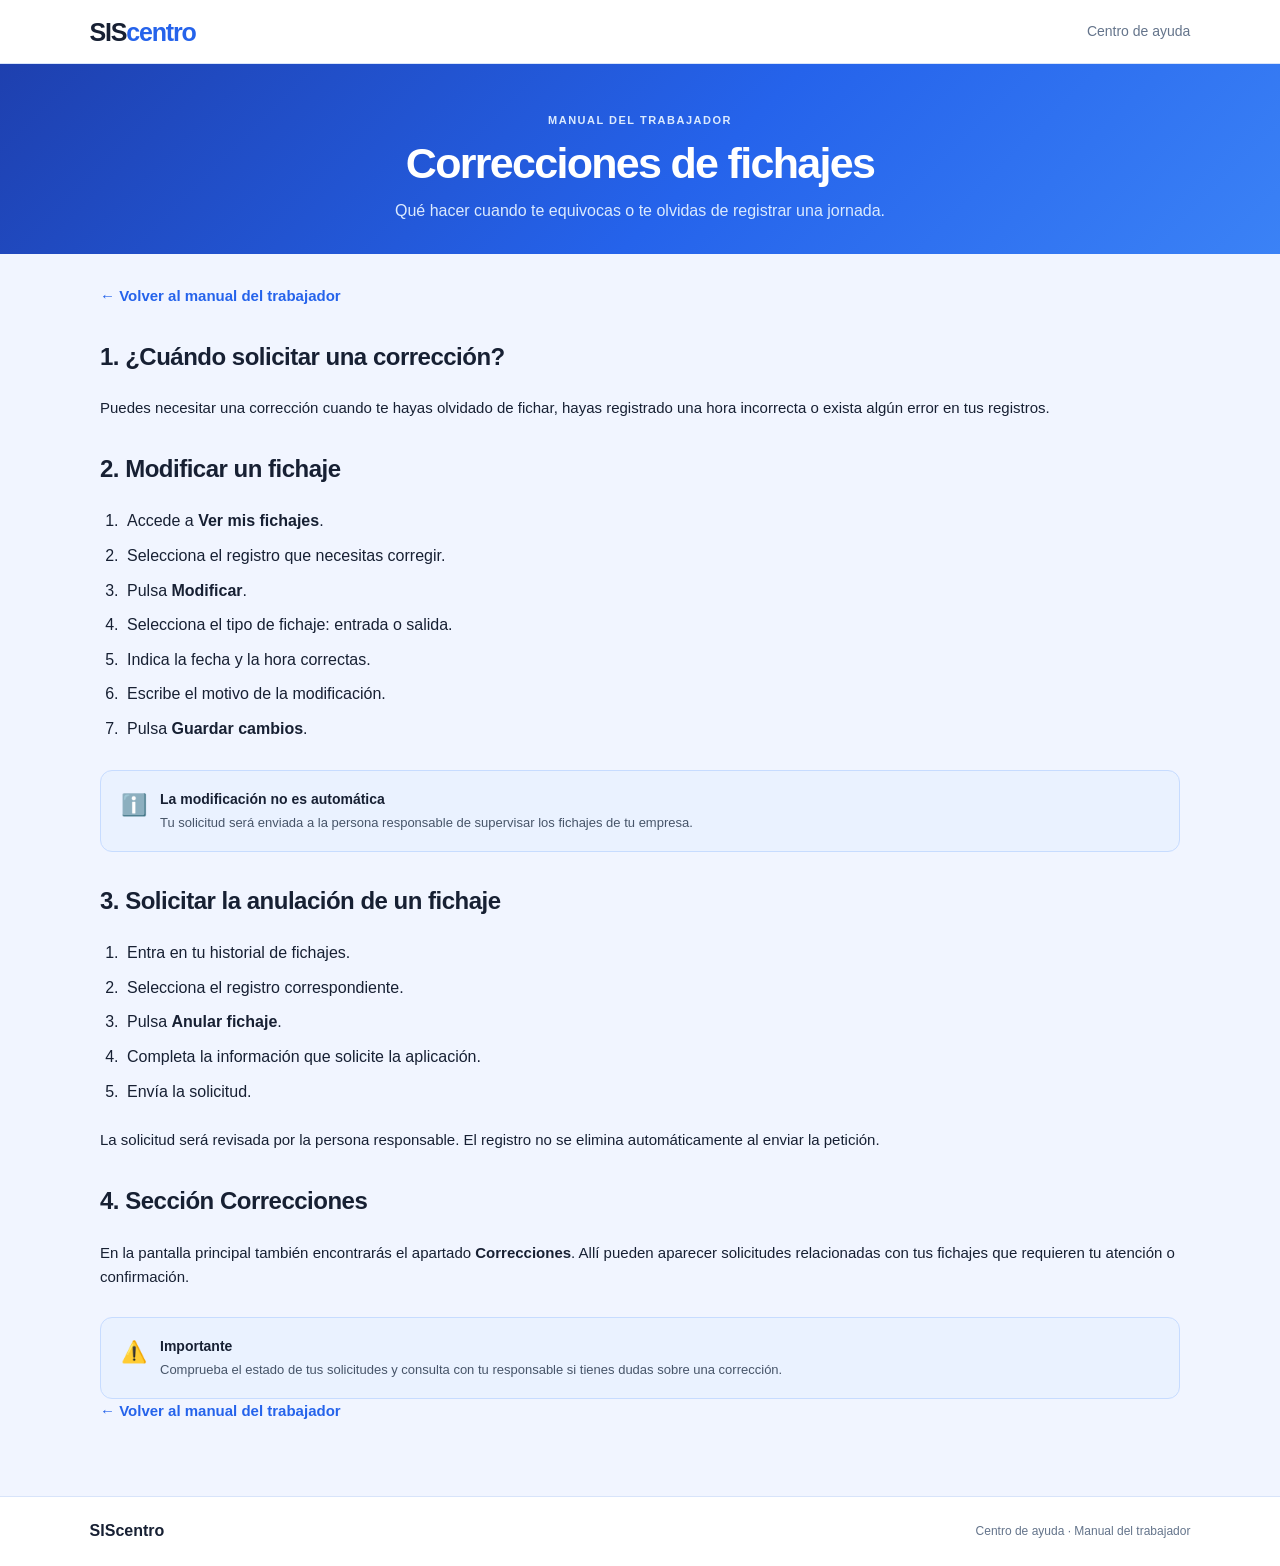
<file: trabajador/correcciones.html>
<!DOCTYPE html>
<html lang="es">
<head>
    <meta charset="UTF-8">
    <meta name="viewport" content="width=device-width, initial-scale=1.0">
    <title>Correcciones de fichajes | Siscentro</title>
    <link rel="stylesheet" href="../assets/css/styles.css">
</head>
<body>

<header class="topbar">
    <a href="../index.html" class="brand">SIS<span>centro</span></a>
    <span class="help-label">Centro de ayuda</span>
</header>

<main>
    <section class="hero">
        <span class="eyebrow">MANUAL DEL TRABAJADOR</span>
        <h1>Correcciones de fichajes</h1>
        <p>Qué hacer cuando te equivocas o te olvidas de registrar una jornada.</p>
    </section>

    <section class="content">
        <p><a href="index.html">← Volver al manual del trabajador</a></p>

        <div class="section-heading">
            <h2>1. ¿Cuándo solicitar una corrección?</h2>
        </div>

        <p>
            Puedes necesitar una corrección cuando te hayas olvidado de fichar,
            hayas registrado una hora incorrecta o exista algún error en tus
            registros.
        </p>

        <div class="section-heading">
            <h2>2. Modificar un fichaje</h2>
        </div>

        <ol>
            <li>Accede a <strong>Ver mis fichajes</strong>.</li>
            <li>Selecciona el registro que necesitas corregir.</li>
            <li>Pulsa <strong>Modificar</strong>.</li>
            <li>Selecciona el tipo de fichaje: entrada o salida.</li>
            <li>Indica la fecha y la hora correctas.</li>
            <li>Escribe el motivo de la modificación.</li>
            <li>Pulsa <strong>Guardar cambios</strong>.</li>
        </ol>

        <div class="notice">
            <span>ℹ️</span>
            <div>
                <strong>La modificación no es automática</strong>
                <p>Tu solicitud será enviada a la persona responsable de supervisar los fichajes de tu empresa.</p>
            </div>
        </div>

        <div class="section-heading">
            <h2>3. Solicitar la anulación de un fichaje</h2>
        </div>

        <ol>
            <li>Entra en tu historial de fichajes.</li>
            <li>Selecciona el registro correspondiente.</li>
            <li>Pulsa <strong>Anular fichaje</strong>.</li>
            <li>Completa la información que solicite la aplicación.</li>
            <li>Envía la solicitud.</li>
        </ol>

        <p>
            La solicitud será revisada por la persona responsable. El registro
            no se elimina automáticamente al enviar la petición.
        </p>

        <div class="section-heading">
            <h2>4. Sección Correcciones</h2>
        </div>

        <p>
            En la pantalla principal también encontrarás el apartado
            <strong>Correcciones</strong>. Allí pueden aparecer solicitudes
            relacionadas con tus fichajes que requieren tu atención o
            confirmación.
        </p>

        <div class="notice">
            <span>⚠️</span>
            <div>
                <strong>Importante</strong>
                <p>Comprueba el estado de tus solicitudes y consulta con tu responsable si tienes dudas sobre una corrección.</p>
            </div>
        </div>

        <p><a href="index.html">← Volver al manual del trabajador</a></p>
    </section>
</main>

<footer>
    <strong>SIScentro</strong>
    <span>Centro de ayuda · Manual del trabajador</span>
</footer>

</body>
</html>
</file>
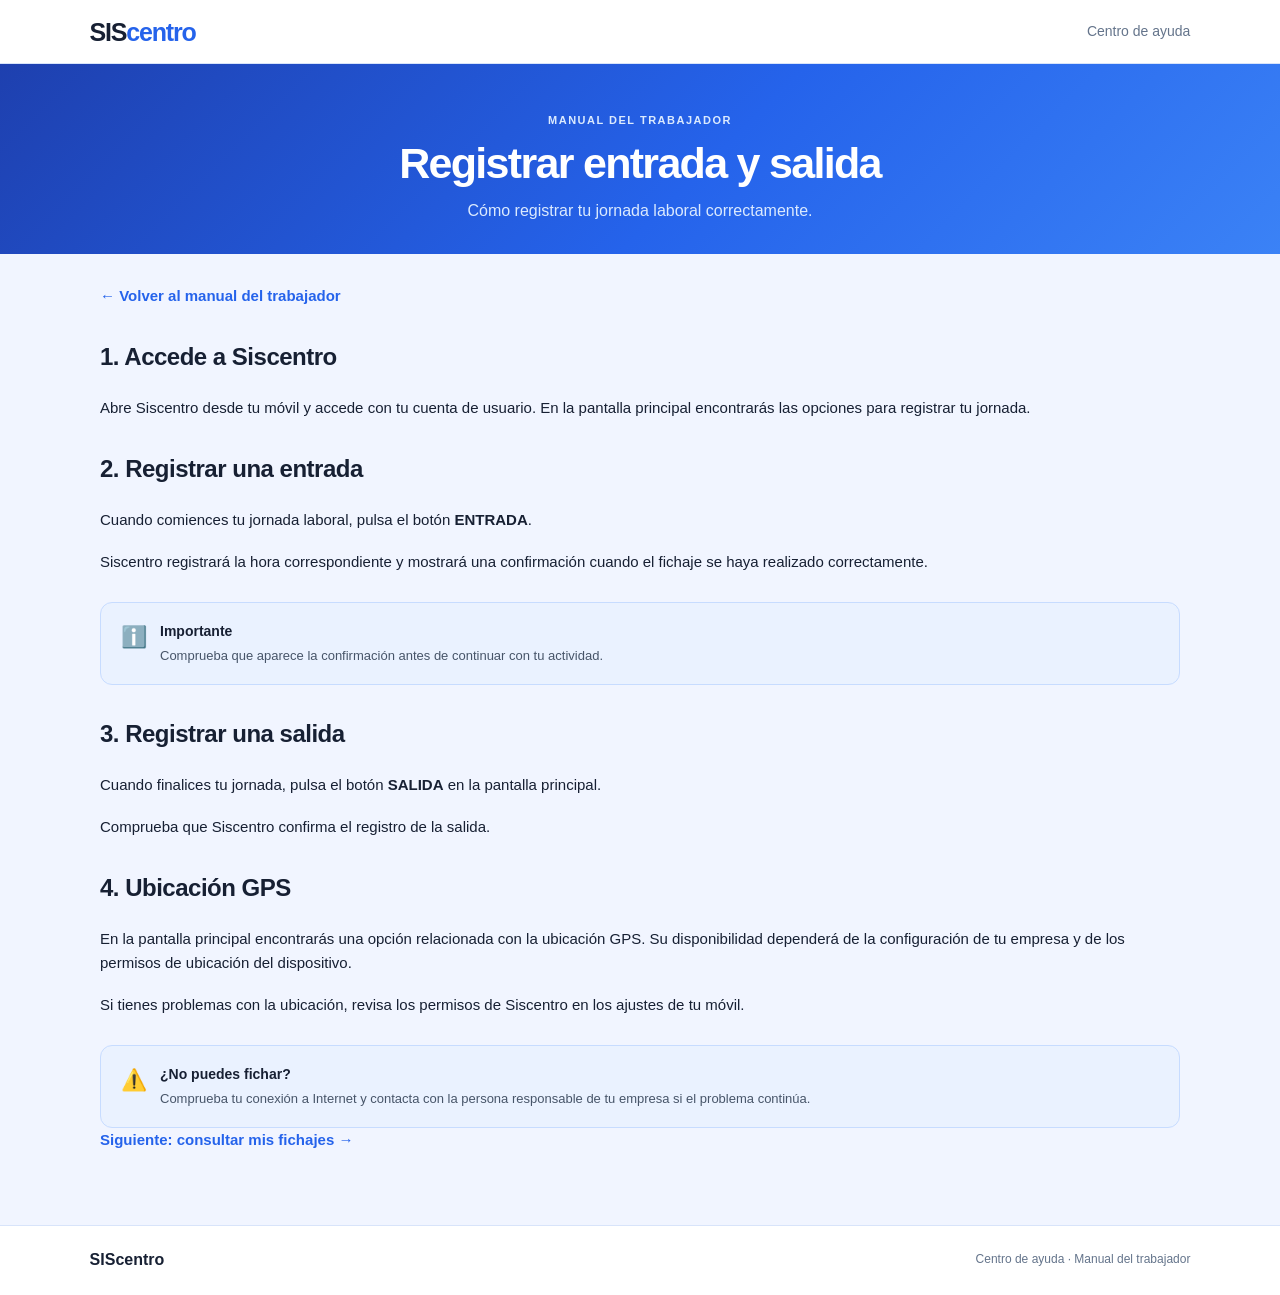
<file: trabajador/fichajes.html>
<!DOCTYPE html>
<html lang="es">
<head>
    <meta charset="UTF-8">
    <meta name="viewport" content="width=device-width, initial-scale=1.0">
    <title>Registrar entrada y salida | Siscentro</title>
    <link rel="stylesheet" href="../assets/css/styles.css">
</head>
<body>

<header class="topbar">
    <a href="../index.html" class="brand">SIS<span>centro</span></a>
    <span class="help-label">Centro de ayuda</span>
</header>

<main>
    <section class="hero">
        <span class="eyebrow">MANUAL DEL TRABAJADOR</span>
        <h1>Registrar entrada y salida</h1>
        <p>Cómo registrar tu jornada laboral correctamente.</p>
    </section>

    <section class="content">
        <p><a href="index.html">← Volver al manual del trabajador</a></p>

        <div class="section-heading">
            <h2>1. Accede a Siscentro</h2>
        </div>

        <p>
            Abre Siscentro desde tu móvil y accede con tu cuenta de usuario.
            En la pantalla principal encontrarás las opciones para registrar
            tu jornada.
        </p>

        <div class="section-heading">
            <h2>2. Registrar una entrada</h2>
        </div>

        <p>
            Cuando comiences tu jornada laboral, pulsa el botón
            <strong>ENTRADA</strong>.
        </p>

        <p>
            Siscentro registrará la hora correspondiente y mostrará una
            confirmación cuando el fichaje se haya realizado correctamente.
        </p>

        <div class="notice">
            <span>ℹ️</span>
            <div>
                <strong>Importante</strong>
                <p>Comprueba que aparece la confirmación antes de continuar con tu actividad.</p>
            </div>
        </div>

        <div class="section-heading">
            <h2>3. Registrar una salida</h2>
        </div>

        <p>
            Cuando finalices tu jornada, pulsa el botón
            <strong>SALIDA</strong> en la pantalla principal.
        </p>

        <p>
            Comprueba que Siscentro confirma el registro de la salida.
        </p>

        <div class="section-heading">
            <h2>4. Ubicación GPS</h2>
        </div>

        <p>
            En la pantalla principal encontrarás una opción relacionada con
            la ubicación GPS. Su disponibilidad dependerá de la configuración
            de tu empresa y de los permisos de ubicación del dispositivo.
        </p>

        <p>
            Si tienes problemas con la ubicación, revisa los permisos de
            Siscentro en los ajustes de tu móvil.
        </p>

        <div class="notice">
            <span>⚠️</span>
            <div>
                <strong>¿No puedes fichar?</strong>
                <p>Comprueba tu conexión a Internet y contacta con la persona responsable de tu empresa si el problema continúa.</p>
            </div>
        </div>

        <p><a href="historial.html">Siguiente: consultar mis fichajes →</a></p>
    </section>
</main>

<footer>
    <strong>SIScentro</strong>
    <span>Centro de ayuda · Manual del trabajador</span>
</footer>

</body>
</html>
</file>
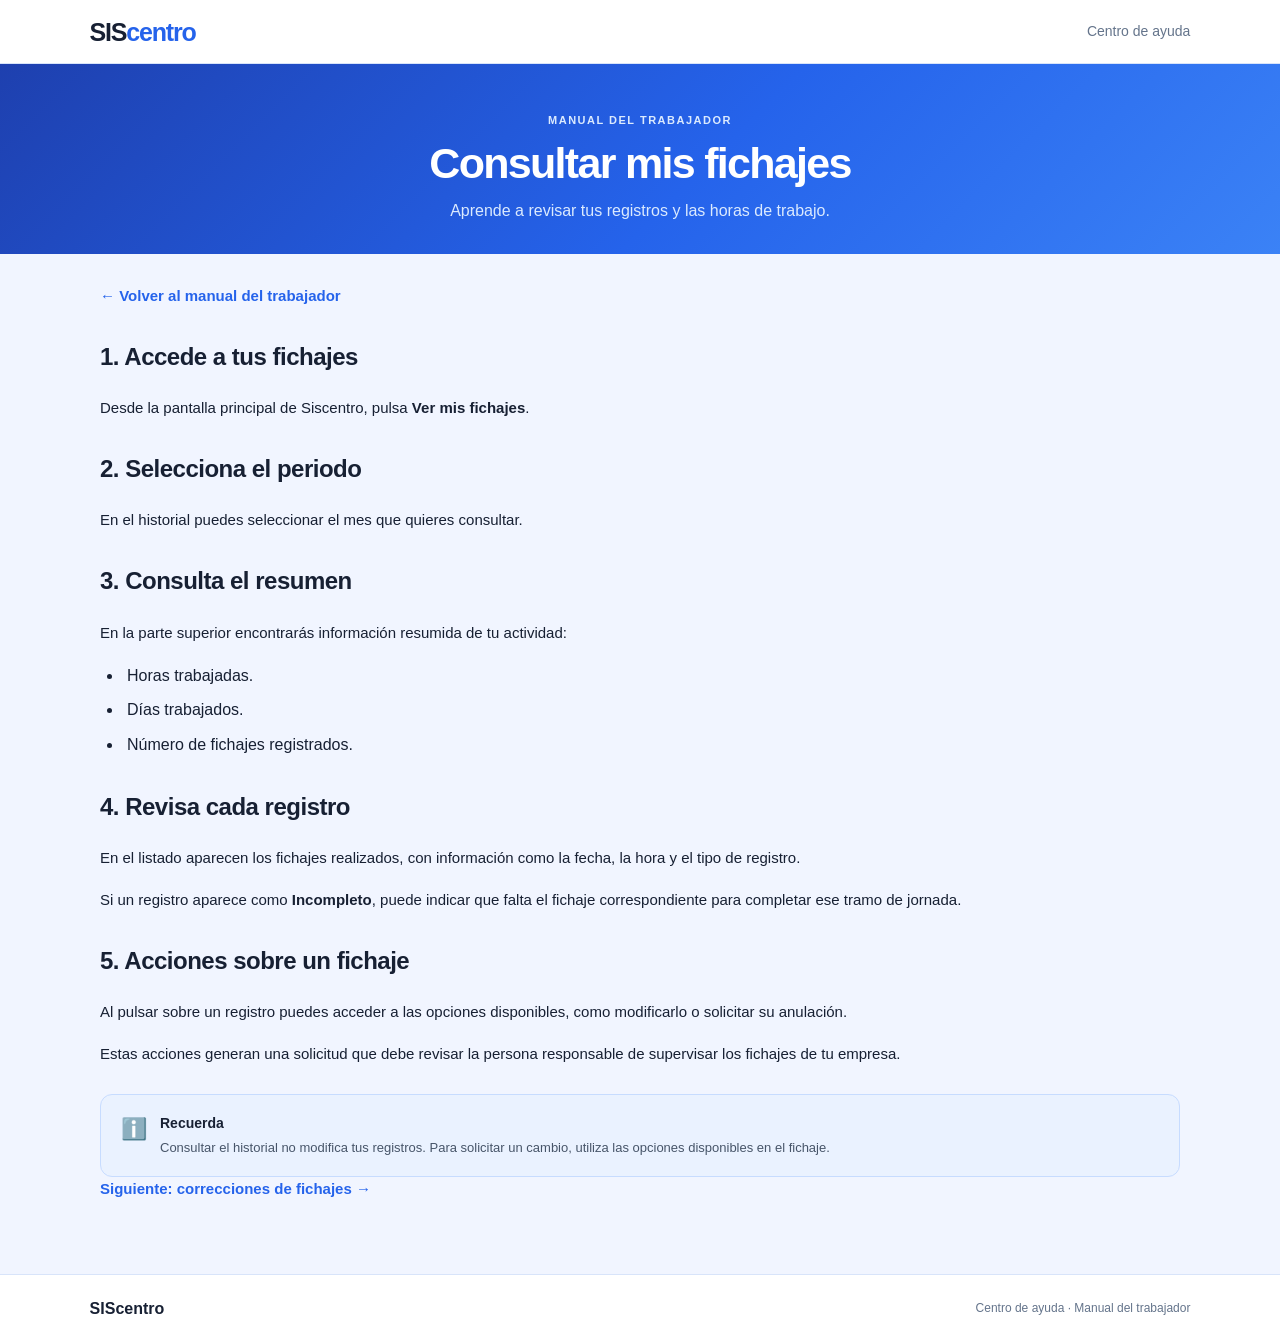
<file: trabajador/historial.html>
<!DOCTYPE html>
<html lang="es">
<head>
    <meta charset="UTF-8">
    <meta name="viewport" content="width=device-width, initial-scale=1.0">
    <title>Consultar mis fichajes | Siscentro</title>
    <link rel="stylesheet" href="../assets/css/styles.css">
</head>
<body>

<header class="topbar">
    <a href="../index.html" class="brand">SIS<span>centro</span></a>
    <span class="help-label">Centro de ayuda</span>
</header>

<main>
    <section class="hero">
        <span class="eyebrow">MANUAL DEL TRABAJADOR</span>
        <h1>Consultar mis fichajes</h1>
        <p>Aprende a revisar tus registros y las horas de trabajo.</p>
    </section>

    <section class="content">
        <p><a href="index.html">← Volver al manual del trabajador</a></p>

        <div class="section-heading">
            <h2>1. Accede a tus fichajes</h2>
        </div>

        <p>
            Desde la pantalla principal de Siscentro, pulsa
            <strong>Ver mis fichajes</strong>.
        </p>

        <div class="section-heading">
            <h2>2. Selecciona el periodo</h2>
        </div>

        <p>
            En el historial puedes seleccionar el mes que quieres consultar.
        </p>

        <div class="section-heading">
            <h2>3. Consulta el resumen</h2>
        </div>

        <p>En la parte superior encontrarás información resumida de tu actividad:</p>

        <ul>
            <li>Horas trabajadas.</li>
            <li>Días trabajados.</li>
            <li>Número de fichajes registrados.</li>
        </ul>

        <div class="section-heading">
            <h2>4. Revisa cada registro</h2>
        </div>

        <p>
            En el listado aparecen los fichajes realizados, con información
            como la fecha, la hora y el tipo de registro.
        </p>

        <p>
            Si un registro aparece como <strong>Incompleto</strong>, puede
            indicar que falta el fichaje correspondiente para completar
            ese tramo de jornada.
        </p>

        <div class="section-heading">
            <h2>5. Acciones sobre un fichaje</h2>
        </div>

        <p>
            Al pulsar sobre un registro puedes acceder a las opciones
            disponibles, como modificarlo o solicitar su anulación.
        </p>

        <p>
            Estas acciones generan una solicitud que debe revisar la persona
            responsable de supervisar los fichajes de tu empresa.
        </p>

        <div class="notice">
            <span>ℹ️</span>
            <div>
                <strong>Recuerda</strong>
                <p>Consultar el historial no modifica tus registros. Para solicitar un cambio, utiliza las opciones disponibles en el fichaje.</p>
            </div>
        </div>

        <p><a href="correcciones.html">Siguiente: correcciones de fichajes →</a></p>
    </section>
</main>

<footer>
    <strong>SIScentro</strong>
    <span>Centro de ayuda · Manual del trabajador</span>
</footer>

</body>
</html>
</file>
<file: assets/css/styles.css>
/* =========================================
   SIScentro - CENTRO DE AYUDA
   Diseño corporativo azul y responsive
========================================= */

:root {
    --primary: #2563EB;
    --primary-dark: #1E40AF;
    --primary-light: #DBEAFE;

    --text: #172033;
    --muted: #64748b;

    --background: #F1F5FF;
    --white: #ffffff;
    --border: #D8E4FA;

    --radius: 16px;
    --shadow: 0 8px 25px rgba(37, 99, 235, 0.09);
}

* {
    box-sizing: border-box;
}

html {
    scroll-behavior: smooth;
}

body {
    margin: 0;
    font-family: Inter, -apple-system, BlinkMacSystemFont,
        "Segoe UI", Roboto, Arial, sans-serif;
    color: var(--text);
    background: var(--background);
    line-height: 1.6;
}

a {
    color: var(--primary);
    text-decoration: none;
}

a:hover {
    color: var(--primary-dark);
}

/* =========================================
   CABECERA
========================================= */

.topbar {
    min-height: 64px;
    padding: 0 7%;
    display: flex;
    align-items: center;
    justify-content: space-between;
    background: var(--white);
    border-bottom: 1px solid var(--border);
}

.brand {
    font-size: 25px;
    font-weight: 850;
    letter-spacing: -1.2px;
    color: #172033;
}

.brand span {
    color: var(--primary);
}

.help-label {
    color: var(--muted);
    font-size: 14px;
    font-weight: 500;
}

/* =========================================
   PORTADA PRINCIPAL
========================================= */

.hero {
    padding: 42px 20px 30px;
    text-align: center;
    color: #ffffff;

    background: linear-gradient(
        135deg,
        #1E40AF 0%,
        #2563EB 55%,
        #3B82F6 100%
    );
}

.hero .eyebrow {
    display: inline-block;
    margin-bottom: 9px;
    color: #DBEAFE;
    font-size: 11px;
    font-weight: 800;
    letter-spacing: 1.5px;
}

.hero h1 {
    max-width: 800px;
    margin: 0 auto 10px;
    color: #ffffff;
    font-size: clamp(30px, 4vw, 43px);
    line-height: 1.15;
    letter-spacing: -1.7px;
    font-weight: 800;
}

.hero p {
    max-width: 580px;
    margin: 0 auto;
    color: #DBEAFE;
    font-size: 16px;
}

/* =========================================
   BUSCADOR
========================================= */

.search-box {
    width: min(100%, 540px);
    height: 52px;
    margin: 22px auto 0;
    padding: 0 17px;

    display: flex;
    align-items: center;
    gap: 12px;

    background: var(--white);
    border: 1px solid rgba(255, 255, 255, 0.5);
    border-radius: 12px;

    box-shadow: 0 5px 18px rgba(15, 23, 42, 0.12);
}

.search-box:focus-within {
    border-color: #ffffff;
    box-shadow: 0 0 0 4px rgba(219, 234, 254, 0.3);
}

.search-box span {
    font-size: 25px;
    color: var(--primary);
    line-height: 1;
}

.search-box input {
    width: 100%;
    min-width: 0;
    height: 100%;

    border: 0;
    outline: 0;
    background: transparent;

    color: var(--text);
    font-size: 15px;
}

.search-box input::placeholder {
    color: #94a3b8;
}

.hero .search-feedback {
    min-height: 18px;
    margin-top: 7px;
    color: #DBEAFE;
    font-size: 12px;
}

/* =========================================
   CONTENIDO
========================================= */

.content {
    width: min(100% - 40px, 1080px);
    margin: 0 auto;
    padding: 30px 0 55px;
}

.section-heading {
    margin-bottom: 20px;
}

.section-heading h2 {
    margin: 0 0 5px;
    font-size: 24px;
    letter-spacing: -0.5px;
}

.section-heading p {
    margin: 0;
    color: var(--muted);
    font-size: 14px;
}

/* =========================================
   TARJETAS
========================================= */

.manual-grid {
    display: grid;
    grid-template-columns: repeat(2, minmax(0, 1fr));
    gap: 20px;
}

.manual-card {
    min-width: 0;
    min-height: 205px;
    padding: 24px;

    display: flex;
    flex-direction: column;
    align-items: flex-start;

    background: var(--white);
    border: 1px solid var(--border);
    border-radius: var(--radius);

    box-shadow: var(--shadow);

    color: var(--text);

    transition:
        transform 0.2s ease,
        box-shadow 0.2s ease,
        border-color 0.2s ease;
}

.manual-card:hover {
    color: var(--text);
    transform: translateY(-3px);
    border-color: #93C5FD;
    box-shadow: 0 12px 30px rgba(37, 99, 235, 0.14);
}

.card-icon {
    width: 46px;
    height: 46px;
    margin-bottom: 14px;

    display: grid;
    place-items: center;

    background: #EFF6FF;
    border-radius: 12px;

    font-size: 23px;
}

.card-tag {
    margin-bottom: 6px;
    color: var(--primary);
    font-size: 10px;
    font-weight: 800;
    letter-spacing: 1px;
}

.manual-card h3 {
    margin: 0 0 7px;
    font-size: 20px;
    line-height: 1.3;
}

.manual-card p {
    margin: 0 0 18px;
    color: var(--muted);
    font-size: 14px;
}

.card-link {
    margin-top: auto;
    color: var(--primary);
    font-size: 14px;
    font-weight: 700;
}

.manual-card[hidden] {
    display: none;
}

.no-results {
    grid-column: 1 / -1;
    padding: 20px;
    color: var(--muted);
    text-align: center;
}

/* =========================================
   AVISOS
========================================= */

.notice {
    margin-top: 28px;
    padding: 17px 20px;

    display: flex;
    align-items: flex-start;
    gap: 13px;

    background: #EAF2FF;
    border: 1px solid #C7DCFF;
    border-radius: 12px;
}

.notice > span {
    font-size: 21px;
}

.notice strong {
    display: block;
    margin-bottom: 3px;
    font-size: 14px;
}

.notice p {
    margin: 0;
    color: #475569;
    font-size: 13px;
}

/* =========================================
   PÁGINAS INTERIORES
========================================= */

.content > p {
    margin: 0 0 18px;
    font-size: 15px;
}

.content > p a {
    font-weight: 600;
}

.content ol,
.content ul {
    padding-left: 23px;
    margin: 12px 0 24px;
}

.content li {
    padding-left: 4px;
    margin-bottom: 9px;
}

.content .section-heading:not(:first-child) {
    margin-top: 30px;
}

/* =========================================
   PIE DE PÁGINA
========================================= */

footer {
    min-height: 70px;
    padding: 18px 7%;

    display: flex;
    align-items: center;
    justify-content: space-between;
    gap: 15px;

    background: var(--white);
    border-top: 1px solid var(--border);
}

footer strong {
    font-size: 16px;
    color: var(--text);
}

footer span {
    color: var(--muted);
    font-size: 12px;
}

/* =========================================
   TABLET
========================================= */

@media (max-width: 800px) {
    .topbar {
        padding: 0 5%;
    }

    .hero {
        padding: 34px 20px 25px;
    }

    .content {
        width: min(100% - 36px, 680px);
        padding-top: 25px;
    }

    .manual-grid {
        gap: 15px;
    }

    .manual-card {
        padding: 20px;
    }
}

/* =========================================
   MÓVIL
========================================= */

@media (max-width: 600px) {
    .topbar {
        min-height: 58px;
        padding: 0 18px;
    }

    .brand {
        font-size: 22px;
    }

    .help-label {
        font-size: 12px;
    }

    .hero {
        padding: 29px 18px 20px;
    }

    .hero .eyebrow {
        font-size: 10px;
        margin-bottom: 8px;
    }

    .hero h1 {
        font-size: 30px;
        letter-spacing: -1px;
        line-height: 1.15;
    }

    .hero p {
        font-size: 14px;
        line-height: 1.5;
    }

    .search-box {
        height: 49px;
        margin-top: 18px;
        padding: 0 13px;
    }

    .search-box input {
        font-size: 14px;
    }

    .content {
        width: calc(100% - 32px);
        padding: 23px 0 35px;
    }

    .section-heading {
        margin-bottom: 15px;
    }

    .section-heading h2 {
        font-size: 21px;
    }

    .section-heading p {
        font-size: 13px;
    }

    .manual-grid {
        grid-template-columns: 1fr;
        gap: 13px;
    }

    .manual-card {
        min-height: 0;
        padding: 19px;
    }

    .card-icon {
        width: 42px;
        height: 42px;
        margin-bottom: 11px;
        font-size: 21px;
    }

    .manual-card h3 {
        font-size: 18px;
    }

    .manual-card p {
        font-size: 13px;
        margin-bottom: 13px;
    }

    .card-link {
        font-size: 13px;
    }

    .notice {
        margin-top: 22px;
        padding: 15px;
    }

    .content ol,
    .content ul {
        padding-left: 20px;
    }

    footer {
        padding: 17px 18px;
        flex-direction: column;
        align-items: flex-start;
        gap: 4px;
    }

    footer span {
        font-size: 11px;
    }
}

/* =========================================
   MÓVILES PEQUEÑOS
========================================= */

@media (max-width: 360px) {
    .hero h1 {
        font-size: 26px;
    }

    .hero {
        padding-left: 14px;
        padding-right: 14px;
    }

    .content {
        width: calc(100% - 26px);
    }

    .manual-card {
        padding: 16px;
    }
}

/* =========================================
   ACCESIBILIDAD
========================================= */

@media (prefers-reduced-motion: reduce) {
    *,
    *::before,
    *::after {
        scroll-behavior: auto !important;
        transition-duration: 0.01ms !important;
    }
}
</file>
